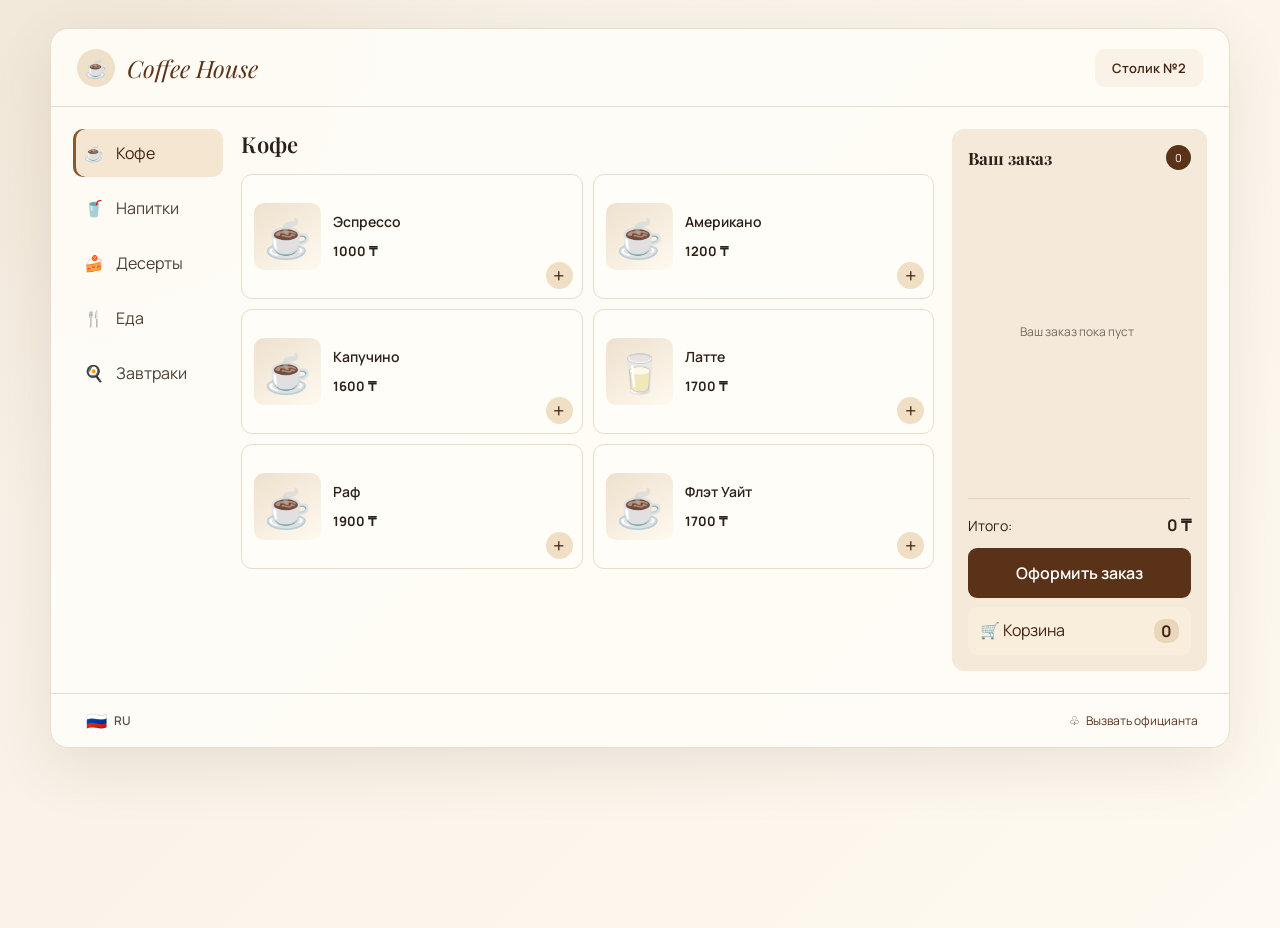
<file: index.html>
<!DOCTYPE html>
<html lang="ru">

<head>
  <meta charset="UTF-8">
  <meta name="viewport" content="width=device-width, initial-scale=1.0">

  <title>Coffee House — Заказ</title>

  <link rel="preconnect" href="https://fonts.googleapis.com">
  <link rel="preconnect" href="https://fonts.gstatic.com" crossorigin>

  <link
    href="https://fonts.googleapis.com/css2?family=Manrope:wght@400;500;600;700&family=Playfair+Display:ital,wght@0,600;1,600&display=swap"
    rel="stylesheet"
  >

  <link rel="stylesheet" href="style.css">
</head>

<body>

<main class="visitor-app">

  <!-- ======================================== -->
  <!-- ВЕРХНЯЯ ПАНЕЛЬ -->
  <!-- ======================================== -->

  <header class="topbar">

    <div class="brand">
      <div class="brand-mark">☕</div>
      <span>Coffee House</span>
    </div>

    <div class="table-badge" id="tableBadge">
      Столик №2
    </div>

  </header>


  <!-- ======================================== -->
  <!-- ОСНОВНАЯ ЧАСТЬ -->
  <!-- ======================================== -->

  <section class="content">

    <!-- ======================================== -->
    <!-- КАТЕГОРИИ -->
    <!-- ======================================== -->

    <aside class="categories" aria-label="Категории">

      <button class="category active" data-category="Кофе">
        <span>☕</span>
        <span class="category-text">Кофе</span>
      </button>

      <button class="category" data-category="Напитки">
        <span>🥤</span>
        <span class="category-text">Напитки</span>
      </button>

      <button class="category" data-category="Десерты">
        <span>🍰</span>
        <span class="category-text">Десерты</span>
      </button>

      <button class="category" data-category="Еда">
        <span>🍴</span>
        <span class="category-text">Еда</span>
      </button>

      <button class="category" data-category="Завтраки">
        <span>🍳</span>
        <span class="category-text">Завтраки</span>
      </button>

    </aside>


    <!-- ======================================== -->
    <!-- ТОВАРЫ -->
    <!-- ======================================== -->

    <section class="products">


      <!-- ======================================== -->
      <!-- КОФЕ -->
      <!-- ======================================== -->

      <div class="category-content active" data-category="Кофе">

        <h1>Кофе</h1>

        <div class="product-grid">

          <article class="product-card" data-name="Эспрессо" data-price="1000">
            <div class="product-image">☕</div>

            <div class="product-info">
              <h2>Эспрессо</h2>
              <strong>1000 ₸</strong>
            </div>

            <button class="add-btn" type="button">+</button>
          </article>


          <article class="product-card" data-name="Американо" data-price="1200">
            <div class="product-image">☕</div>

            <div class="product-info">
              <h2>Американо</h2>
              <strong>1200 ₸</strong>
            </div>

            <button class="add-btn" type="button">+</button>
          </article>


          <article class="product-card" data-name="Капучино" data-price="1600">
            <div class="product-image">☕</div>

            <div class="product-info">
              <h2>Капучино</h2>
              <strong>1600 ₸</strong>
            </div>

            <button class="add-btn" type="button">+</button>
          </article>


          <article class="product-card" data-name="Латте" data-price="1700">
            <div class="product-image">🥛</div>

            <div class="product-info">
              <h2>Латте</h2>
              <strong>1700 ₸</strong>
            </div>

            <button class="add-btn" type="button">+</button>
          </article>


          <article class="product-card" data-name="Раф" data-price="1900">
            <div class="product-image">☕</div>

            <div class="product-info">
              <h2>Раф</h2>
              <strong>1900 ₸</strong>
            </div>

            <button class="add-btn" type="button">+</button>
          </article>


          <article class="product-card" data-name="Флэт Уайт" data-price="1700">
            <div class="product-image">☕</div>

            <div class="product-info">
              <h2>Флэт Уайт</h2>
              <strong>1700 ₸</strong>
            </div>

            <button class="add-btn" type="button">+</button>
          </article>

        </div>

      </div>


      <!-- ======================================== -->
      <!-- НАПИТКИ -->
      <!-- ======================================== -->

      <div class="category-content" data-category="Напитки">

        <h1>Напитки</h1>

        <div class="product-grid">

          <article class="product-card" data-name="Кола" data-price="800">
            <div class="product-image">🥤</div>

            <div class="product-info">
              <h2>Кола</h2>
              <strong>800 ₸</strong>
            </div>

            <button class="add-btn" type="button">+</button>
          </article>


          <article class="product-card" data-name="Спрайт" data-price="800">
            <div class="product-image">🥤</div>

            <div class="product-info">
              <h2>Спрайт</h2>
              <strong>800 ₸</strong>
            </div>

            <button class="add-btn" type="button">+</button>
          </article>


          <article class="product-card" data-name="Фанта" data-price="800">
            <div class="product-image">🥤</div>

            <div class="product-info">
              <h2>Фанта</h2>
              <strong>800 ₸</strong>
            </div>

            <button class="add-btn" type="button">+</button>
          </article>


          <article class="product-card" data-name="Лимонад" data-price="1200">
            <div class="product-image">🍋</div>

            <div class="product-info">
              <h2>Лимонад</h2>
              <strong>1200 ₸</strong>
            </div>

            <button class="add-btn" type="button">+</button>
          </article>


          <article class="product-card" data-name="Апельсиновый сок" data-price="1300">
            <div class="product-image">🍊</div>

            <div class="product-info">
              <h2>Апельсиновый сок</h2>
              <strong>1300 ₸</strong>
            </div>

            <button class="add-btn" type="button">+</button>
          </article>


          <article class="product-card" data-name="Яблочный сок" data-price="1300">
            <div class="product-image">🍎</div>

            <div class="product-info">
              <h2>Яблочный сок</h2>
              <strong>1300 ₸</strong>
            </div>

            <button class="add-btn" type="button">+</button>
          </article>


          <article class="product-card" data-name="Минеральная вода" data-price="600">
            <div class="product-image">💧</div>

            <div class="product-info">
              <h2>Минеральная вода</h2>
              <strong>600 ₸</strong>
            </div>

            <button class="add-btn" type="button">+</button>
          </article>


          <article class="product-card" data-name="Холодный чай" data-price="1000">
            <div class="product-image">🧋</div>

            <div class="product-info">
              <h2>Холодный чай</h2>
              <strong>1000 ₸</strong>
            </div>

            <button class="add-btn" type="button">+</button>
          </article>

        </div>

      </div>


      <!-- ======================================== -->
      <!-- ДЕСЕРТЫ -->
      <!-- ======================================== -->

      <div class="category-content" data-category="Десерты">

        <h1>Десерты</h1>

        <div class="product-grid">

          <article class="product-card" data-name="Чизкейк" data-price="1800">
            <div class="product-image">🍰</div>

            <div class="product-info">
              <h2>Чизкейк</h2>
              <strong>1800 ₸</strong>
            </div>

            <button class="add-btn" type="button">+</button>
          </article>


          <article class="product-card" data-name="Тирамису" data-price="1900">
            <div class="product-image">🍰</div>

            <div class="product-info">
              <h2>Тирамису</h2>
              <strong>1900 ₸</strong>
            </div>

            <button class="add-btn" type="button">+</button>
          </article>


          <article class="product-card" data-name="Шоколадный торт" data-price="2000">
            <div class="product-image">🍫</div>

            <div class="product-info">
              <h2>Шоколадный торт</h2>
              <strong>2000 ₸</strong>
            </div>

            <button class="add-btn" type="button">+</button>
          </article>


          <article class="product-card" data-name="Морковный торт" data-price="1900">
            <div class="product-image">🍰</div>

            <div class="product-info">
              <h2>Морковный торт</h2>
              <strong>1900 ₸</strong>
            </div>

            <button class="add-btn" type="button">+</button>
          </article>


          <article class="product-card" data-name="Круассан" data-price="1200">
            <div class="product-image">🥐</div>

            <div class="product-info">
              <h2>Круассан</h2>
              <strong>1200 ₸</strong>
            </div>

            <button class="add-btn" type="button">+</button>
          </article>


          <article class="product-card" data-name="Маффин" data-price="1000">
            <div class="product-image">🧁</div>

            <div class="product-info">
              <h2>Маффин</h2>
              <strong>1000 ₸</strong>
            </div>

            <button class="add-btn" type="button">+</button>
          </article>

        </div>

      </div>


      <!-- ======================================== -->
      <!-- ЕДА -->
      <!-- ======================================== -->

      <div class="category-content" data-category="Еда">

        <h1>Еда</h1>

        <div class="product-grid">

          <article class="product-card" data-name="Клаб-сэндвич" data-price="2500">
            <div class="product-image">🥪</div>

            <div class="product-info">
              <h2>Клаб-сэндвич</h2>
              <strong>2500 ₸</strong>
            </div>

            <button class="add-btn" type="button">+</button>
          </article>


          <article class="product-card" data-name="Бургер" data-price="2800">
            <div class="product-image">🍔</div>

            <div class="product-info">
              <h2>Бургер</h2>
              <strong>2800 ₸</strong>
            </div>

            <button class="add-btn" type="button">+</button>
          </article>


          <article class="product-card" data-name="Картофель фри" data-price="1200">
            <div class="product-image">🍟</div>

            <div class="product-info">
              <h2>Картофель фри</h2>
              <strong>1200 ₸</strong>
            </div>

            <button class="add-btn" type="button">+</button>
          </article>


          <article class="product-card" data-name="Паста Карбонара" data-price="2700">
            <div class="product-image">🍝</div>

            <div class="product-info">
              <h2>Паста Карбонара</h2>
              <strong>2700 ₸</strong>
            </div>

            <button class="add-btn" type="button">+</button>
          </article>


          <article class="product-card" data-name="Салат Цезарь" data-price="2400">
            <div class="product-image">🥗</div>

            <div class="product-info">
              <h2>Салат Цезарь</h2>
              <strong>2400 ₸</strong>
            </div>

            <button class="add-btn" type="button">+</button>
          </article>


          <article class="product-card" data-name="Пицца Маргарита" data-price="3000">
            <div class="product-image">🍕</div>

            <div class="product-info">
              <h2>Пицца Маргарита</h2>
              <strong>3000 ₸</strong>
            </div>

            <button class="add-btn" type="button">+</button>
          </article>

        </div>

      </div>


      <!-- ======================================== -->
      <!-- ЗАВТРАКИ -->
      <!-- ======================================== -->

      <div class="category-content" data-category="Завтраки">

        <h1>Завтраки</h1>

        <div class="product-grid">

          <article class="product-card" data-name="Яичница" data-price="1800">
            <div class="product-image">🍳</div>

            <div class="product-info">
              <h2>Яичница</h2>
              <strong>1800 ₸</strong>
            </div>

            <button class="add-btn" type="button">+</button>
          </article>


          <article class="product-card" data-name="Омлет" data-price="1900">
            <div class="product-image">🍳</div>

            <div class="product-info">
              <h2>Омлет</h2>
              <strong>1900 ₸</strong>
            </div>

            <button class="add-btn" type="button">+</button>
          </article>


          <article class="product-card" data-name="Сырники" data-price="2000">
            <div class="product-image">🥞</div>

            <div class="product-info">
              <h2>Сырники</h2>
              <strong>2000 ₸</strong>
            </div>

            <button class="add-btn" type="button">+</button>
          </article>


          <article class="product-card" data-name="Каша овсяная" data-price="1400">
            <div class="product-image">🥣</div>

            <div class="product-info">
              <h2>Каша овсяная</h2>
              <strong>1400 ₸</strong>
            </div>

            <button class="add-btn" type="button">+</button>
          </article>


          <article class="product-card" data-name="Авокадо-тост" data-price="2200">
            <div class="product-image">🥑</div>

            <div class="product-info">
              <h2>Авокадо-тост</h2>
              <strong>2200 ₸</strong>
            </div>

            <button class="add-btn" type="button">+</button>
          </article>


          <article class="product-card" data-name="Блины" data-price="1600">
            <div class="product-image">🥞</div>

            <div class="product-info">
              <h2>Блины</h2>
              <strong>1600 ₸</strong>
            </div>

            <button class="add-btn" type="button">+</button>
          </article>

        </div>

      </div>

    </section>


    <!-- ======================================== -->
    <!-- ВАШ ЗАКАЗ -->
    <!-- ======================================== -->

    <aside class="order">

      <div class="order-head">

        <h2>Ваш заказ</h2>

        <span class="order-count" id="orderCount">
          0
        </span>

      </div>


      <div class="order-items" id="orderItems">

        <p class="empty-order">
          Ваш заказ пока пуст
        </p>

      </div>


      <div class="order-total">

        <span>
          Итого:
        </span>

        <strong id="orderTotal">
          0 ₸
        </strong>

      </div>


      <button class="checkout" type="button">
        Оформить заказ
      </button>


      <button class="cart-button" type="button">

        <span>🛒</span>

        <span class="cart-text">
          Корзина
        </span>

        <b id="cartCount">
          0
        </b>

      </button>

    </aside>

  </section>


  <!-- ======================================== -->
  <!-- ОКНО ПОДТВЕРЖДЕНИЯ ЗАКАЗА -->
  <!-- ======================================== -->

  <div
    class="order-success-overlay"
    id="orderSuccessOverlay"
  >

    <div class="order-success">

      <div class="success-icon">
        ✓
      </div>

      <h2 id="successTitle">
        Спасибо за ваш заказ!
      </h2>

      <p id="successMessage">
        Ваш заказ успешно отправлен.
      </p>

      <div class="success-table">

        <span id="successTableLabel">
          Столик
        </span>

        <strong id="successTable">
          №2
        </strong>

      </div>


      <div class="success-status">

        <span class="status-dot"></span>

        <div>

          <small id="successStatusLabel">
            Статус заказа
          </small>

          <strong id="successStatus">
            Ожидает подтверждения
          </strong>

        </div>

      </div>


      <button
        class="success-close"
        id="successClose"
        type="button"
      >
        Хорошо
      </button>

    </div>

  </div>


  <!-- ======================================== -->
  <!-- НИЖНЯЯ ПАНЕЛЬ -->
  <!-- ======================================== -->

  <footer class="bottom-bar">

    <button
      class="language"
      id="languageButton"
      type="button"
      aria-label="Change language"
    >

      <span id="languageFlag">🇷🇺</span>

      <span id="languageCode">
        RU
      </span>

    </button>


    <button class="waiter" type="button">

      ♧ &nbsp;

      <span id="waiterText">
        Вызвать официанта
      </span>

    </button>

  </footer>

</main>


<!-- ======================================== -->
<!-- JAVASCRIPT -->
<!-- ======================================== -->

<script>


// ========================================
// ЭЛЕМЕНТЫ
// ========================================

const orderItems =
  document.getElementById('orderItems');

const orderTotal =
  document.getElementById('orderTotal');

const orderCount =
  document.getElementById('orderCount');

const cartCount =
  document.getElementById('cartCount');

const languageButton =
  document.getElementById('languageButton');

const languageFlag =
  document.getElementById('languageFlag');

const languageCode =
  document.getElementById('languageCode');

const checkoutButton =
  document.querySelector('.checkout');


// ========================================
// ЭЛЕМЕНТЫ ОКНА ЗАКАЗА
// ========================================

const orderSuccessOverlay =
  document.getElementById('orderSuccessOverlay');

const successClose =
  document.getElementById('successClose');

const successTable =
  document.getElementById('successTable');

const successStatus =
  document.getElementById('successStatus');

const successTitle =
  document.getElementById('successTitle');

const successMessage =
  document.getElementById('successMessage');

const successTableLabel =
  document.getElementById('successTableLabel');

const successStatusLabel =
  document.getElementById('successStatusLabel');


const categoryButtons =
  document.querySelectorAll('.category');

const categoryContents =
  document.querySelectorAll('.category-content');


// ========================================
// ТЕКУЩИЙ ЯЗЫК
// ========================================

let currentLanguage = 'ru';


// ========================================
// ПЕРЕВОДЫ
// ========================================

const translations = {

  ru: {

    table: 'Столик №2',

    categories: {
      'Кофе': 'Кофе',
      'Напитки': 'Напитки',
      'Десерты': 'Десерты',
      'Еда': 'Еда',
      'Завтраки': 'Завтраки'
    },

    order: 'Ваш заказ',

    empty: 'Ваш заказ пока пуст',

    total: 'Итого:',

    checkout: 'Оформить заказ',

    cart: 'Корзина',

    waiter: 'Вызвать официанта',

    successTitle: 'Спасибо за ваш заказ!',

    successMessage: 'Ваш заказ успешно отправлен.',

    tableLabel: 'Столик',

    statusLabel: 'Статус заказа',

    status: 'Ожидает подтверждения',

    close: 'Хорошо',

    emptyCheckout:
      'Сначала добавьте товары в заказ.'

  },


  en: {

    table: 'Table №2',

    categories: {
      'Кофе': 'Coffee',
      'Напитки': 'Drinks',
      'Десерты': 'Desserts',
      'Еда': 'Food',
      'Завтраки': 'Breakfast'
    },

    order: 'Your order',

    empty: 'Your order is empty',

    total: 'Total:',

    checkout: 'Place order',

    cart: 'Cart',

    waiter: 'Call waiter',

    successTitle: 'Thank you for your order!',

    successMessage: 'Your order has been sent successfully.',

    tableLabel: 'Table',

    statusLabel: 'Order status',

    status: 'Waiting for confirmation',

    close: 'OK',

    emptyCheckout:
      'Please add items to your order first.'

  }

};


// ========================================
// ПЕРЕВОД ТОВАРОВ
// ========================================

const productTranslations = {

  'Эспрессо': 'Espresso',
  'Американо': 'Americano',
  'Капучино': 'Cappuccino',
  'Латте': 'Latte',
  'Раф': 'Raf',
  'Флэт Уайт': 'Flat White',

  'Кола': 'Cola',
  'Спрайт': 'Sprite',
  'Фанта': 'Fanta',
  'Лимонад': 'Lemonade',
  'Апельсиновый сок': 'Orange Juice',
  'Яблочный сок': 'Apple Juice',
  'Минеральная вода': 'Mineral Water',
  'Холодный чай': 'Iced Tea',

  'Чизкейк': 'Cheesecake',
  'Тирамису': 'Tiramisu',
  'Шоколадный торт': 'Chocolate Cake',
  'Морковный торт': 'Carrot Cake',
  'Круассан': 'Croissant',
  'Маффин': 'Muffin',

  'Клаб-сэндвич': 'Club Sandwich',
  'Бургер': 'Burger',
  'Картофель фри': 'French Fries',
  'Паста Карбонара': 'Carbonara Pasta',
  'Салат Цезарь': 'Caesar Salad',
  'Пицца Маргарита': 'Margherita Pizza',

  'Яичница': 'Fried Eggs',
  'Омлет': 'Omelette',
  'Сырники': 'Syrniki',
  'Каша овсяная': 'Oatmeal',
  'Авокадо-тост': 'Avocado Toast',
  'Блины': 'Pancakes'

};


// ========================================
// ПЕРЕКЛЮЧЕНИЕ КАТЕГОРИЙ
// ========================================

categoryButtons.forEach(button => {

  button.addEventListener('click', () => {

    categoryButtons.forEach(btn => {
      btn.classList.remove('active');
    });

    button.classList.add('active');


    const categoryName =
      button.dataset.category;


    categoryContents.forEach(content => {

      if (
        content.dataset.category === categoryName
      ) {

        content.classList.add('active');

      } else {

        content.classList.remove('active');

      }

    });

  });

});


// ========================================
// ДОБАВЛЕНИЕ ТОВАРОВ
// ========================================

document.querySelectorAll('.add-btn').forEach(button => {

  button.addEventListener('click', () => {


    // ========================================
    // АНИМАЦИЯ КНОПКИ
    // ========================================

    button.classList.add('added');

    button.textContent = '✓';


    setTimeout(() => {

      button.classList.remove('added');

      button.textContent = '+';

    }, 700);


    // ========================================
    // КАРТОЧКА ТОВАРА
    // ========================================

    const productCard =
      button.closest('.product-card');


    const name =
      productCard.dataset.name;

    const price =
      Number(productCard.dataset.price);


    // ========================================
    // ИЩЕМ ТОВАР В ЗАКАЗЕ
    // ========================================

    const existingItem =
      [...orderItems.querySelectorAll('.order-item')]
        .find(item =>
          item.dataset.name === name
        );


    // ========================================
    // ТОВАР УЖЕ ЕСТЬ
    // ========================================

    if (existingItem) {

      let quantity =
        Number(existingItem.dataset.quantity);

      quantity++;


      existingItem.dataset.quantity =
        quantity;


      updateOrderItem(existingItem);

    }


    // ========================================
    // НОВЫЙ ТОВАР
    // ========================================

    else {

      const emptyOrder =
        orderItems.querySelector('.empty-order');


      if (emptyOrder) {
        emptyOrder.remove();
      }


      const orderItem =
        document.createElement('div');


      orderItem.className =
        'order-item';


      orderItem.dataset.name =
        name;

      orderItem.dataset.price =
        price;

      orderItem.dataset.quantity =
        1;


      const translatedName =
        getProductName(name);


      orderItem.innerHTML = `

        <div class="order-item-info">

          <strong>
            ${translatedName}
          </strong>

          <span class="item-description">
            1 × ${price} ₸
          </span>

        </div>


        <div class="order-item-controls">

          <button
            class="quantity-btn minus"
            type="button"
          >
            −
          </button>


          <span class="quantity">
            1
          </span>


          <button
            class="quantity-btn plus"
            type="button"
          >
            +
          </button>


          <strong class="item-total">
            ${price} ₸
          </strong>


          <button
            class="remove-item"
            type="button"
          >
            🗑
          </button>

        </div>

      `;


      orderItems.appendChild(orderItem);


      // ========================================
      // КНОПКА +
      // ========================================

      orderItem
        .querySelector('.plus')
        .addEventListener('click', () => {

          let quantity =
            Number(orderItem.dataset.quantity);


          quantity++;


          orderItem.dataset.quantity =
            quantity;


          updateOrderItem(orderItem);

        });


      // ========================================
      // КНОПКА -
      // ========================================

      orderItem
        .querySelector('.minus')
        .addEventListener('click', () => {

          let quantity =
            Number(orderItem.dataset.quantity);


          quantity--;


          if (quantity <= 0) {

            orderItem.remove();

            checkEmptyOrder();

          } else {

            orderItem.dataset.quantity =
              quantity;

            updateOrderItem(orderItem);

          }

        });


      // ========================================
      // УДАЛЕНИЕ
      // ========================================

      orderItem
        .querySelector('.remove-item')
        .addEventListener('click', () => {

          orderItem.remove();

          checkEmptyOrder();

        });

    }


    updateTotal();

  });

});


// ========================================
// ПОЛУЧИТЬ НАЗВАНИЕ ТОВАРА
// ========================================

function getProductName(russianName) {

  if (currentLanguage === 'ru') {

    return russianName;

  }


  return productTranslations[russianName]
    || russianName;

}


// ========================================
// ОБНОВЛЕНИЕ ТОВАРА
// ========================================

function updateOrderItem(item) {

  const price =
    Number(item.dataset.price);

  const quantity =
    Number(item.dataset.quantity);


  const russianName =
    item.dataset.name;


  const title =
    item.querySelector(
      '.order-item-info strong'
    );


  title.textContent =
    getProductName(russianName);


  item.querySelector('.quantity').textContent =
    quantity;


  item.querySelector('.item-description').textContent =
    `${quantity} × ${price} ₸`;


  item.querySelector('.item-total').textContent =
    `${quantity * price} ₸`;


  updateTotal();

}


// ========================================
// ОБНОВЛЕНИЕ ИТОГА
// ========================================

function updateTotal() {

  let total = 0;

  let count = 0;


  document
    .querySelectorAll('.order-item')
    .forEach(item => {

      const price =
        Number(item.dataset.price);

      const quantity =
        Number(item.dataset.quantity);


      total += price * quantity;

      count += quantity;

    });


  orderTotal.textContent =
    `${total} ₸`;


  orderCount.textContent =
    count;


  cartCount.textContent =
    count;

}


// ========================================
// ПРОВЕРКА ПУСТОГО ЗАКАЗА
// ========================================

function checkEmptyOrder() {

  const items =
    orderItems.querySelectorAll('.order-item');


  if (items.length === 0) {

    orderItems.innerHTML = `

      <p class="empty-order">
        ${translations[currentLanguage].empty}
      </p>

    `;

  }


  updateTotal();

}


// ========================================
// ПЕРЕКЛЮЧЕНИЕ ЯЗЫКА
// ========================================

languageButton.addEventListener('click', () => {

  if (currentLanguage === 'ru') {

    currentLanguage = 'en';

  } else {

    currentLanguage = 'ru';

  }


  updateLanguage();

});


// ========================================
// ОБНОВЛЕНИЕ ЯЗЫКА
// ========================================

function updateLanguage() {

  const lang =
    translations[currentLanguage];


  // ========================================
  // ЯЗЫК
  // ========================================

  if (currentLanguage === 'ru') {

    languageFlag.textContent = '🇷🇺';

    languageCode.textContent = 'RU';

  } else {

    languageFlag.textContent = '🇬🇧';

    languageCode.textContent = 'EN';

  }


  // ========================================
  // СТОЛИК
  // ========================================

  document
    .getElementById('tableBadge')
    .textContent = lang.table;


  // ========================================
  // КАТЕГОРИИ
  // ========================================

  document
    .querySelectorAll('.category')
    .forEach(button => {

      const category =
        button.dataset.category;


      const text =
        button.querySelector('.category-text');


      text.textContent =
        lang.categories[category];

    });


  // ========================================
  // ЗАГОЛОВКИ КАТЕГОРИЙ
  // ========================================

  document
    .querySelectorAll('.category-content')
    .forEach(content => {

      const category =
        content.dataset.category;


      const title =
        content.querySelector('h1');


      if (title) {

        title.textContent =
          lang.categories[category];

      }

    });


  // ========================================
  // ВАШ ЗАКАЗ
  // ========================================

  document
    .querySelector('.order-head h2')
    .textContent =
    lang.order;


  // ========================================
  // ИТОГО
  // ========================================

  document
    .querySelector('.order-total span')
    .textContent =
    lang.total;


  // ========================================
  // ОФОРМИТЬ ЗАКАЗ
  // ========================================

  checkoutButton.textContent =
    lang.checkout;


  // ========================================
  // КОРЗИНА
  // ========================================

  document
    .querySelector('.cart-text')
    .textContent =
    lang.cart;


  // ========================================
  // ВЫЗВАТЬ ОФИЦИАНТА
  // ========================================

  document
    .getElementById('waiterText')
    .textContent =
    lang.waiter;


  // ========================================
  // ТОВАРЫ
  // ========================================

  document
    .querySelectorAll('.product-card')
    .forEach(card => {

      const russianName =
        card.dataset.name;


      const title =
        card.querySelector(
          '.product-info h2'
        );


      if (!title) return;


      title.textContent =
        getProductName(russianName);

    });


  // ========================================
  // ТОВАРЫ В ЗАКАЗЕ
  // ========================================

  document
    .querySelectorAll('.order-item')
    .forEach(item => {

      const russianName =
        item.dataset.name;


      const title =
        item.querySelector(
          '.order-item-info strong'
        );


      if (!title) return;


      title.textContent =
        getProductName(russianName);

    });


  // ========================================
  // ПУСТОЙ ЗАКАЗ
  // ========================================

  const emptyOrder =
    document.querySelector('.empty-order');


  if (emptyOrder) {

    emptyOrder.textContent =
      lang.empty;

  }


  // ========================================
  // ОКНО УСПЕШНОГО ЗАКАЗА
  // ========================================

  successTitle.textContent =
    lang.successTitle;

  successMessage.textContent =
    lang.successMessage;

  successTableLabel.textContent =
    lang.tableLabel;

  successStatusLabel.textContent =
    lang.statusLabel;

  successStatus.textContent =
    lang.status;

  successClose.textContent =
    lang.close;

}


// ========================================
// ОФОРМЛЕНИЕ ЗАКАЗА
// ========================================

checkoutButton.addEventListener('click', () => {

  const items =
    orderItems.querySelectorAll('.order-item');


  // ========================================
  // ЕСЛИ ЗАКАЗ ПУСТОЙ
  // ========================================

  if (items.length === 0) {

    alert(
      translations[currentLanguage].emptyCheckout
    );

    return;

  }


  // ========================================
  // НОМЕР СТОЛИКА
  // ========================================

  successTable.textContent =
    '№2';


  // ========================================
  // СТАТУС
  // ========================================

  successStatus.textContent =
    translations[currentLanguage].status;


  // ========================================
  // ПОКАЗЫВАЕМ ОКНО
  // ========================================

  orderSuccessOverlay.classList.add('active');

});


// ========================================
// ЗАКРЫТИЕ ОКНА
// ========================================

successClose.addEventListener('click', () => {

  orderSuccessOverlay.classList.remove('active');

});


// ========================================
// ЗАПУСК
// ========================================

updateLanguage();

</script>

</body>
</html>
</file>
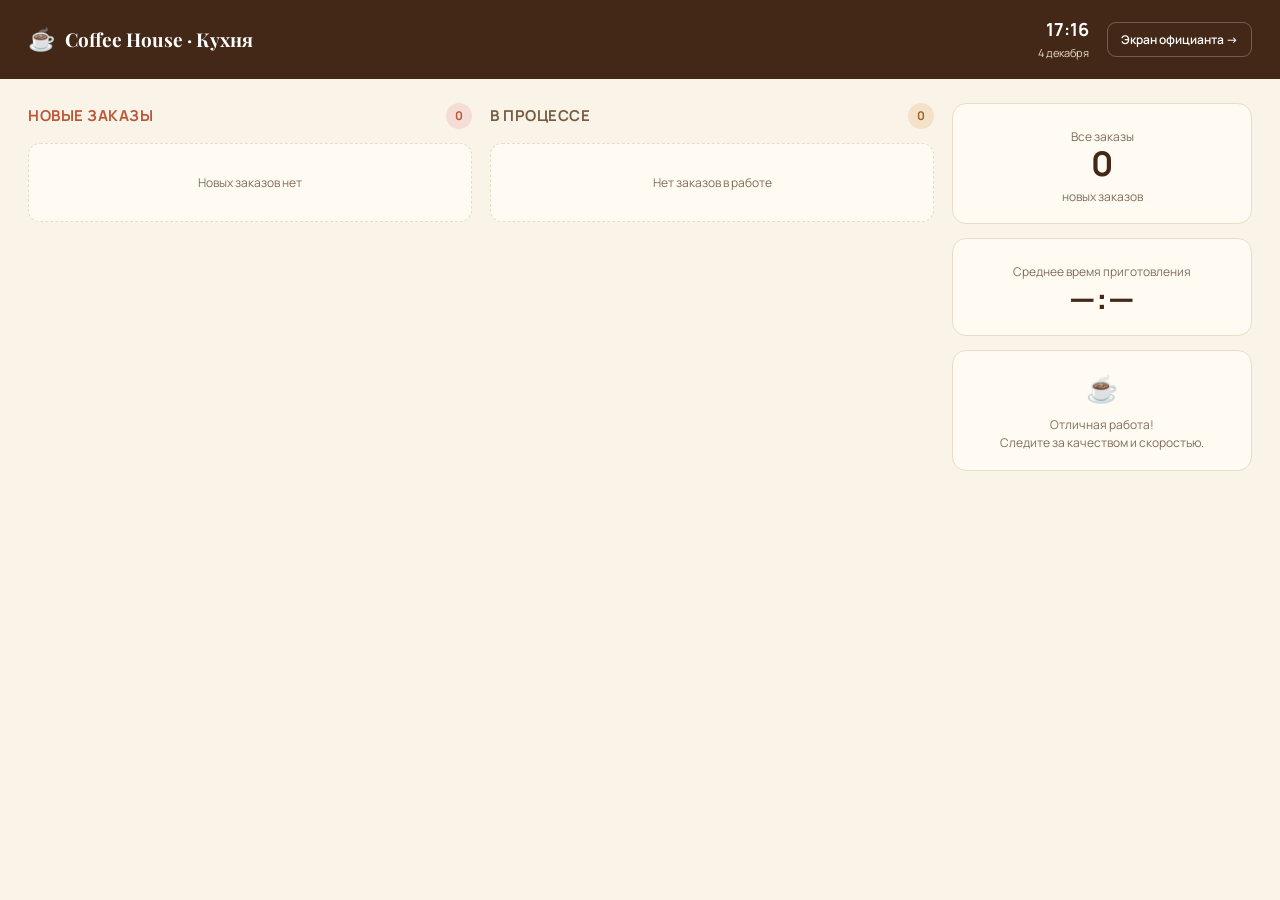
<file: Coffee-House-Kitchen.html>
<!DOCTYPE html>
<html lang="ru">
<head>
<meta charset="UTF-8">
<meta name="viewport" content="width=device-width, initial-scale=1.0">
<title>Coffee House — Интерфейс кухни</title>

<link rel="preconnect" href="https://fonts.googleapis.com">
<link rel="preconnect" href="https://fonts.gstatic.com" crossorigin>
<link href="https://fonts.googleapis.com/css2?family=Manrope:wght@400;500;600;700;800&family=Playfair+Display:ital,wght@0,600;1,600&display=swap" rel="stylesheet">

<style>
:root{
  --brown:#432817;--brown-2:#765c45;--muted:#806e5b;--line:#eadcc9;--line-2:#eee3d4;
  --card:#fffaf2;--bg:#faf3e8;--green:#4d8d3c;--green-bg:#e1efd9;
  --orange:#9b632d;--orange-bg:#f4e2c8;--red:#bd5638;--red-bg:#f5ddd5;
}
*{box-sizing:border-box}
body{margin:0;font-family:"Manrope",sans-serif;background:var(--bg);color:var(--brown)}
h1,h2,h3{font-family:"Manrope",sans-serif}
.logo-font{font-family:"Playfair Display",serif}

.kitchen-shell{min-height:100vh;display:flex;flex-direction:column}

.kitchen-header{display:flex;align-items:center;justify-content:space-between;gap:16px;padding:18px 28px;background:var(--brown);color:#fff;flex-wrap:wrap}
.kitchen-brand{display:flex;align-items:center;gap:10px;font-size:19px;font-weight:700}
.kitchen-brand span.cup{font-size:22px}
.kitchen-header-right{display:flex;align-items:center;gap:18px;flex-wrap:wrap}
.kitchen-clock{text-align:right;line-height:1.25}
.kitchen-clock b{display:block;font-size:18px}
.kitchen-clock small{color:#e7d9c5;font-size:11px}
.kitchen-link{color:#fff;text-decoration:none;border:1px solid #ffffff40;border-radius:9px;padding:8px 13px;font-size:12px;font-weight:600;white-space:nowrap}
.kitchen-link:hover{background:#ffffff1a}

.kitchen-main{flex:1;display:grid;grid-template-columns:1fr 1fr 300px;gap:18px;padding:24px 28px 40px;align-items:start}

.kitchen-col-head{display:flex;align-items:center;justify-content:space-between;margin-bottom:14px}
.kitchen-col-head h2{margin:0;font-size:15px;letter-spacing:.5px;text-transform:uppercase}
.kitchen-col-head.new h2{color:var(--red)}
.kitchen-col-head.progress h2{color:var(--brown-2)}
.kitchen-col-count{min-width:26px;height:26px;padding:0 6px;border-radius:13px;display:inline-flex;align-items:center;justify-content:center;font-size:12px;font-weight:700}
.kitchen-col-head.new .kitchen-col-count{background:var(--red-bg);color:var(--red)}
.kitchen-col-head.progress .kitchen-col-count{background:var(--orange-bg);color:var(--orange)}

.kitchen-cards{display:flex;flex-direction:column;gap:12px}
.kitchen-card{background:var(--card);border:1px solid var(--line);border-radius:14px;padding:16px;box-shadow:0 2px 8px #43281708}
.kitchen-card.new{border-left:4px solid var(--red)}
.kitchen-card.progress{border-left:4px solid var(--orange)}
.kitchen-card.urgent{box-shadow:0 0 0 2px var(--red-bg)}
.kitchen-card-top{display:flex;align-items:center;justify-content:space-between;gap:8px}
.kitchen-card-top b{font-size:15px}
.kitchen-time-badge{font-size:11px;font-weight:700;padding:5px 9px;border-radius:12px;background:var(--line-2);color:var(--brown-2)}
.kitchen-time-badge.timer{font-variant-numeric:tabular-nums}
.kitchen-time-badge.hot{background:var(--red-bg);color:var(--red)}
.kitchen-items{list-style:none;margin:10px 0 0;padding:0}
.kitchen-items li{padding:3px 0;font-size:13px}
.kitchen-items li b{font-weight:700}
.kitchen-comment{margin-top:9px;font-size:11px;color:var(--muted);background:#fff;border:1px dashed var(--line);border-radius:8px;padding:8px 10px}
.kitchen-card-actions{margin-top:13px}
.kitchen-btn{width:100%;border:0;border-radius:9px;padding:10px;font-weight:700;font-size:13px;cursor:pointer}
.kitchen-btn.start{background:var(--red);color:#fff}
.kitchen-btn.start:hover{opacity:.9}
.kitchen-btn.done{background:var(--green);color:#fff}
.kitchen-btn.done:hover{opacity:.9}
.kitchen-empty{padding:30px 14px;text-align:center;color:var(--muted);font-size:12px;background:var(--card);border:1px dashed var(--line);border-radius:12px}

.kitchen-side{display:flex;flex-direction:column;gap:14px;position:sticky;top:24px}
.kitchen-stat-card{background:var(--card);border:1px solid var(--line);border-radius:14px;padding:18px;text-align:center}
.kitchen-stat-card strong{display:block;font-size:34px;line-height:1.1}
.kitchen-stat-card span{display:block;margin-top:6px;color:var(--muted);font-size:12px}
.kitchen-tip{background:var(--card);border:1px solid var(--line);border-radius:14px;padding:18px;text-align:center;color:var(--muted);font-size:12px;line-height:1.5}
.kitchen-tip .cup-ico{font-size:26px;display:block;margin-bottom:8px}

.toast{position:fixed;left:50%;bottom:26px;transform:translate(-50%,20px);background:var(--brown);color:#fff;padding:11px 18px;border-radius:10px;font-size:13px;opacity:0;pointer-events:none;transition:.25s}
.toast.show{opacity:1;transform:translate(-50%,0)}

@media(max-width:1050px){.kitchen-main{grid-template-columns:1fr 1fr}.kitchen-side{grid-column:1/-1;flex-direction:row;position:static}.kitchen-side>*{flex:1}}
@media(max-width:680px){.kitchen-main{grid-template-columns:1fr;padding:18px}.kitchen-side{flex-direction:column}.kitchen-header{padding:14px 18px}}
</style>
</head>
<body>

<div class="kitchen-shell">

  <header class="kitchen-header">
    <div class="kitchen-brand"><span class="cup">☕</span><span class="logo-font">Coffee House · Кухня</span></div>
    <div class="kitchen-header-right">
      <div class="kitchen-clock"><b id="kitchenTime">--:--</b><small id="kitchenDate">—</small></div>
      <a class="kitchen-link" href="Coffee-House-Waiter-Final.html">Экран официанта →</a>
    </div>
  </header>

  <main class="kitchen-main">

    <section>
      <div class="kitchen-col-head new">
        <h2>Новые заказы</h2>
        <span class="kitchen-col-count" id="countNew">0</span>
      </div>
      <div class="kitchen-cards" id="colNew"></div>
    </section>

    <section>
      <div class="kitchen-col-head progress">
        <h2>В процессе</h2>
        <span class="kitchen-col-count" id="countProgress">0</span>
      </div>
      <div class="kitchen-cards" id="colProgress"></div>
    </section>

    <aside class="kitchen-side">
      <div class="kitchen-stat-card">
        <span>Все заказы</span>
        <strong id="statTotal">0</strong>
        <span id="statTotalLabel">новых заказов</span>
      </div>
      <div class="kitchen-stat-card">
        <span>Среднее время приготовления</span>
        <strong id="statAvg">—:—</strong>
      </div>
      <div class="kitchen-tip">
        <span class="cup-ico">☕</span>
        Отличная работа!<br>Следите за качеством и скоростью.
      </div>
    </aside>

  </main>

</div>

<div class="toast" id="toast"></div>

<script>
// ========================================
// COFFEE HOUSE — КУХНЯ
// Общее хранилище с интерфейсом официанта:
// тот же ключ localStorage, тот же формат заказа.
// ========================================
const STORAGE_KEY = "coffeeHouseWaiterState_clean";

function loadState(){
  try{
    const raw = localStorage.getItem(STORAGE_KEY);
    if(!raw) return {orders:[],historyOrders:[],nextOrderId:1051};
    const s = JSON.parse(raw);
    return {orders:Array.isArray(s.orders)?s.orders:[],historyOrders:Array.isArray(s.historyOrders)?s.historyOrders:[],nextOrderId:s.nextOrderId||1051};
  }catch(e){ return {orders:[],historyOrders:[],nextOrderId:1051}; }
}
function saveState(state){
  try{ localStorage.setItem(STORAGE_KEY, JSON.stringify(state)); }catch(e){}
}

function toast(t){
  const x=document.getElementById("toast"); if(!x) return;
  x.textContent=t; x.classList.add("show");
  clearTimeout(window.__t); window.__t=setTimeout(()=>x.classList.remove("show"),2200);
}

function formatDuration(ms){
  const sec=Math.max(0,Math.floor(ms/1000)), m=Math.floor(sec/60), s=sec%60;
  return `${String(m).padStart(2,"0")}:${String(s).padStart(2,"0")}`;
}

function startCooking(id){
  const state=loadState();
  const o=state.orders.find(x=>x.id===id); if(!o) return;
  o.status="progress"; o.startedAt=Date.now();
  saveState(state); toast(`Стол ${o.table}: заказ #${o.id} взят в работу`);
  render();
}
function finishCooking(id){
  const state=loadState();
  const o=state.orders.find(x=>x.id===id); if(!o) return;
  o.status="ready"; o.readyAt=Date.now();
  saveState(state); toast(`Стол ${o.table}: заказ #${o.id} готов`);
  render();
}

function orderCard(o,kind){
  const card=document.createElement("div");
  card.className="kitchen-card "+kind;
  const itemsHtml=o.items.map(i=>`<li><b>${i[1]} ×</b> ${i[0]}</li>`).join("");
  let badgeHtml, actionHtml;
  if(kind==="new"){
    const waitMs=Date.now()-(o.createdAt||Date.now());
    const urgent=waitMs>=10*60*1000;
    if(urgent) card.classList.add("urgent");
    badgeHtml=`<span class="kitchen-time-badge">${o.time||""}</span>`;
    actionHtml=`<button class="kitchen-btn start" data-start="${o.id}">Начать</button>`;
  } else {
    const elapsedMs=Date.now()-(o.startedAt||o.createdAt||Date.now());
    const hot=elapsedMs>=10*60*1000;
    badgeHtml=`<span class="kitchen-time-badge timer ${hot?"hot":""}" data-timer="${o.id}">${formatDuration(elapsedMs)}</span>`;
    actionHtml=`<button class="kitchen-btn done" data-done="${o.id}">Готово</button>`;
  }
  card.innerHTML=`
    <div class="kitchen-card-top"><b>Стол ${o.table}</b>${badgeHtml}</div>
    <ul class="kitchen-items">${itemsHtml}</ul>
    ${o.comment?`<div class="kitchen-comment">💬 ${o.comment}</div>`:""}
    <div class="kitchen-card-actions">${actionHtml}</div>
  `;
  return card;
}

function render(){
  const state=loadState();
  const newOrders=state.orders.filter(o=>o.status==="new").sort((a,b)=>(a.createdAt||0)-(b.createdAt||0));
  const progressOrders=state.orders.filter(o=>o.status==="progress").sort((a,b)=>(a.startedAt||0)-(b.startedAt||0));

  const colNew=document.getElementById("colNew"), colProgress=document.getElementById("colProgress");
  colNew.innerHTML=""; colProgress.innerHTML="";

  if(!newOrders.length) colNew.innerHTML=`<div class="kitchen-empty">Новых заказов нет</div>`;
  else newOrders.forEach(o=>colNew.appendChild(orderCard(o,"new")));

  if(!progressOrders.length) colProgress.innerHTML=`<div class="kitchen-empty">Нет заказов в работе</div>`;
  else progressOrders.forEach(o=>colProgress.appendChild(orderCard(o,"progress")));

  document.getElementById("countNew").textContent=newOrders.length;
  document.getElementById("countProgress").textContent=progressOrders.length;

  const total=newOrders.length+progressOrders.length;
  document.getElementById("statTotal").textContent=total;
  document.getElementById("statTotalLabel").textContent = total===1?"новый заказ":"новых заказов";

  const readyWithTimes=state.orders.filter(o=>o.startedAt&&o.readyAt);
  if(readyWithTimes.length){
    const avgMs=readyWithTimes.reduce((s,o)=>s+(o.readyAt-o.startedAt),0)/readyWithTimes.length;
    document.getElementById("statAvg").textContent=formatDuration(avgMs);
  } else {
    document.getElementById("statAvg").textContent="—:—";
  }

  colNew.querySelectorAll("[data-start]").forEach(b=>b.onclick=()=>startCooking(Number(b.dataset.start)));
  colProgress.querySelectorAll("[data-done]").forEach(b=>b.onclick=()=>finishCooking(Number(b.dataset.done)));
}

function tickTimers(){
  document.querySelectorAll("[data-timer]").forEach(el=>{
    const state=loadState();
    const o=state.orders.find(x=>x.id===Number(el.dataset.timer));
    if(!o||!o.startedAt) return;
    const ms=Date.now()-o.startedAt;
    el.textContent=formatDuration(ms);
    el.classList.toggle("hot", ms>=10*60*1000);
  });
}

function updateClock(){
  const now=new Date();
  document.getElementById("kitchenTime").textContent=now.toLocaleTimeString("ru-RU",{hour:"2-digit",minute:"2-digit"});
  document.getElementById("kitchenDate").textContent=now.toLocaleDateString("ru-RU",{day:"numeric",month:"long"});
}

window.addEventListener("storage", e=>{ if(e.key===STORAGE_KEY) render(); });

document.addEventListener("DOMContentLoaded", ()=>{
  updateClock(); render();
  setInterval(updateClock,1000);
  setInterval(tickTimers,1000);
  setInterval(render,4000); // подстраховка на случай пропуска storage-события
});
</script>

</body>
</html>
</file>
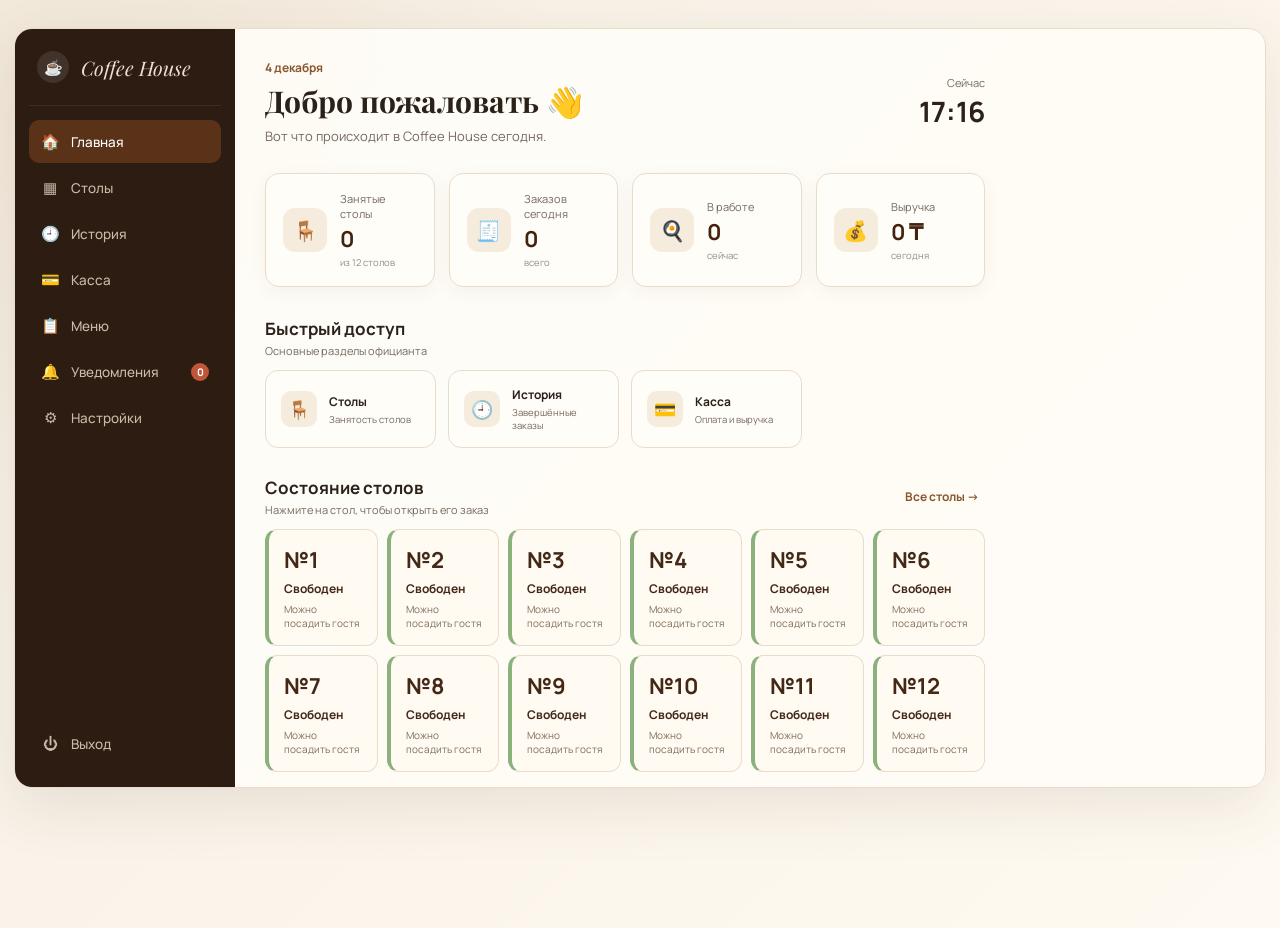
<file: Coffee-House-Waiter-Final (1).html>
<!DOCTYPE html>
<html lang="ru">

<head>
  <meta charset="UTF-8">
  <meta name="viewport" content="width=device-width, initial-scale=1.0">

  <title>Coffee House — Интерфейс официанта</title>

  <link rel="preconnect" href="https://fonts.googleapis.com">
  <link rel="preconnect" href="https://fonts.gstatic.com" crossorigin>

  <link
    href="https://fonts.googleapis.com/css2?family=Manrope:wght@400;500;600;700&family=Playfair+Display:ital,wght@0,600;1,600&display=swap"
    rel="stylesheet"
  >

  <link rel="stylesheet" href="waiter-style.css">

<style id="integrated-history-style">
.history-active{display:block!important;overflow:auto!important}
.history-active .board-header,.history-active #tabs,.history-active .board{display:none!important}
.history-page{padding:4px 0 30px}
.history-head{display:flex;justify-content:space-between;align-items:flex-start;gap:15px}
.history-head h1{margin:0;font-size:28px}
.history-head p{margin:5px 0 0;color:#806e5b;font-size:12px}
.history-actions{display:flex;gap:7px}
.history-actions button{border:1px solid #eadcc9;background:#fffaf2;border-radius:8px;padding:9px 13px;color:#432817;cursor:pointer}
.history-actions button:last-child{background:#432817;color:#fff}.history-actions button:first-child{background:#432817;color:#fff}
.history-filters{display:flex;gap:8px;margin-top:20px;flex-wrap:wrap}
.history-filters input,.history-filters select{border:1px solid #eadcc9;border-radius:8px;padding:9px 11px;background:#fff;color:#432817}
.history-filters input{flex:1;min-width:230px}
.history-tabs{display:flex;gap:5px;margin-top:17px;border-bottom:1px solid #eadcc9;padding-bottom:8px}
.history-tab{border:0;background:transparent;color:#806e5b;padding:8px 12px;border-radius:7px;cursor:pointer}
.history-tab.active{background:#ead4ad;color:#432817;font-weight:700}
.history-stats{display:grid;grid-template-columns:repeat(4,1fr);gap:9px;margin:15px 0}
.history-stats>div{border:1px solid #eadcc9;border-radius:10px;padding:12px;background:#fffaf2}
.history-stats span{display:block;color:#806e5b;font-size:9px;text-transform:uppercase}
.history-stats strong{display:block;font-size:19px;margin-top:5px}
.history-table-wrap{border:1px solid #eadcc9;border-radius:12px;overflow:auto;background:#fffaf2}
.history-table{width:100%;border-collapse:collapse;min-width:780px}
.history-table th,.history-table td{text-align:left;padding:12px;border-bottom:1px solid #eee3d4;font-size:12px}
.history-table th{font-size:10px;color:#806e5b;text-transform:uppercase;background:#fcf5ea}
.history-table tbody tr{cursor:pointer}
.history-table tbody tr:hover{background:#fff5e7}
.history-muted{color:#806e5b}
.history-badge{display:inline-block;padding:5px 8px;border-radius:15px;font-size:10px;font-weight:700}
.history-done{background:#e1efd9;color:#4d8d3c}
.history-refund{background:#eee3d4;color:#765c45}
.history-cancel{background:#f5ddd5;color:#bd5638}
.history-empty{display:none;text-align:center;padding:45px;color:#806e5b;font-size:12px}
.history-drawer{position:fixed;inset:0;background:#0003;display:flex;justify-content:flex-end;z-index:1000}
.history-drawer-panel{width:min(460px,100%);height:100%;overflow:auto;background:#fffaf2;padding:25px;box-shadow:-15px 0 35px #0002}
.history-close{float:right;border:0;width:32px;height:32px;border-radius:50%;cursor:pointer}
.history-drawer-panel h2{clear:both;padding-top:12px}
.history-detail-row{display:flex;justify-content:space-between;padding:10px 0;border-bottom:1px solid #eadcc9;font-size:13px}
.history-detail-item{display:flex;justify-content:space-between;padding:10px 0;border-bottom:1px solid #eadcc9;font-size:13px}
.history-total{display:flex;justify-content:space-between;padding-top:16px;font-size:19px}
.history-comment{color:#806e5b;font-size:12px;margin-top:18px}
@media(max-width:800px){.history-stats{grid-template-columns:1fr 1fr}}
</style>


<style id="complete-navigation-style">
body.app-view-home .board-area,body.app-view-home .tables-panel,
body.app-view-tables .home-view,body.app-view-tables .board-area,
body.app-view-orders .home-view,body.app-view-orders .tables-panel,
body.app-view-history .home-view,body.app-view-history .tables-panel,
body.app-view-cashier .home-view,body.app-view-cashier .board-area,body.app-view-cashier .tables-panel,
body.app-view-menu .home-view,body.app-view-menu .board-area,body.app-view-menu .tables-panel,
body.app-view-notifications .home-view,body.app-view-notifications .board-area,body.app-view-notifications .tables-panel,
body.app-view-settings .home-view,body.app-view-settings .board-area,body.app-view-settings .tables-panel{display:none!important}
body.app-view-home .home-view,body.app-view-orders .board-area,body.app-view-tables .tables-panel{display:block!important}
body.app-view-history .board-area{display:block!important;overflow:auto!important;padding:28px!important}
.app-section{display:none;min-height:100%;padding:28px;overflow:auto}
body.app-view-cashier .cashier-view,body.app-view-menu .menu-view,
body.app-view-notifications .notifications-view,body.app-view-settings .settings-view{display:block!important}
.page-card{background:#fffaf2;border:1px solid #eadcc9;border-radius:14px;padding:20px}
.page-grid{display:grid;grid-template-columns:repeat(3,1fr);gap:12px}
.page-stat{background:#fff;border:1px solid #eadcc9;border-radius:12px;padding:16px}
.page-stat span{display:block;color:#806e5b;font-size:11px}.page-stat strong{display:block;color:#432817;font-size:22px;margin-top:6px}
.page-list{display:grid;gap:9px;margin-top:14px}.page-list-row{display:flex;justify-content:space-between;gap:12px;background:#fff;border:1px solid #eadcc9;border-radius:10px;padding:13px}
.page-list-row small{color:#806e5b}
.menu-grid{display:grid;grid-template-columns:repeat(3,1fr);gap:12px}.menu-item-card{border:1px solid #eadcc9;background:#fff;border-radius:12px;padding:15px}
.menu-item-card h3{margin:0 0 5px;color:#432817;font-size:15px}.menu-item-card p{margin:0;color:#806e5b;font-size:12px}.menu-item-price{margin-top:12px;font-weight:700;color:#432817}
.notification-item{display:flex;gap:12px;padding:14px 0;border-bottom:1px solid #eadcc9}.notification-item p{margin:4px 0;color:#806e5b;font-size:12px}
.settings-row{display:flex;justify-content:space-between;gap:15px;padding:15px 0;border-bottom:1px solid #eadcc9}.settings-row small{display:block;color:#806e5b;margin-top:4px}
.fake-switch{width:44px;height:24px;border-radius:20px;background:#432817;position:relative;cursor:pointer;flex:none}.fake-switch:after{content:"";position:absolute;width:18px;height:18px;top:3px;right:3px;border-radius:50%;background:#fff}.fake-switch.off{background:#d8c7b1}.fake-switch.off:after{right:23px}
.table-card{width:100%;min-height:105px;border:1px solid #eadcc9;border-radius:12px;background:#fffaf2;padding:15px;text-align:left;cursor:pointer;display:flex;flex-direction:column;gap:5px;color:#432817}
.table-card strong{font-size:22px}.table-card span{font-weight:700;font-size:12px}.table-card small{color:#806e5b;font-size:10px}
.order-card-demo{background:#fffaf2;border:1px solid #eadcc9;border-radius:12px;padding:14px;margin-bottom:10px}
.order-card-demo p{margin:7px 0;color:#806e5b;font-size:12px}.page-button{border:1px solid #eadcc9;background:#fffaf2;color:#432817;border-radius:8px;padding:9px 13px;cursor:pointer}.page-button.primary{background:#432817;color:#fff}
@media(max-width:900px){.page-grid,.menu-grid{grid-template-columns:1fr 1fr}}@media(max-width:600px){.page-grid,.menu-grid{grid-template-columns:1fr}.app-section{padding:18px}}
</style>


<style id="waiter-enhancement-style">
  .board-header{display:flex;align-items:center;justify-content:space-between;gap:14px;flex-wrap:wrap}
  .board-header>div{display:flex;align-items:center;gap:8px;flex-wrap:wrap}
  .create-order-btn{border:0;background:#432817;color:#fff;border-radius:9px;padding:10px 15px;font-weight:700;cursor:pointer}
  .create-order-btn:hover{opacity:.92}
  .order-card-demo{position:relative;transition:.18s;box-shadow:0 2px 8px #43281708}
  .order-card-demo:hover{transform:translateY(-1px);box-shadow:0 5px 14px #43281712}
  .order-card-demo .order-top{display:flex;justify-content:space-between;gap:8px;align-items:center}
  .order-timer{display:inline-flex;align-items:center;gap:5px;background:#f5ecde;color:#765c45;border-radius:12px;padding:4px 8px;font-size:10px;font-weight:700}
  .order-timer.hot{background:#f5ddd5;color:#bd5638}
  .order-card-demo .order-actions{display:flex;gap:7px;flex-wrap:wrap;margin-top:10px}
  .page-button.small{padding:7px 10px;font-size:11px}
  .table-card.status-order{border-left:4px solid #d7a85b}.table-card.status-cooking{border-left:4px solid #c9844d}.table-card.status-bill{border-left:4px solid #8b6b52}
  .table-card.status-free{border-left:4px solid #8bb17d}
  .table-card .table-meta{display:flex;justify-content:space-between;gap:6px;align-items:center}
  .table-state{font-size:9px;padding:4px 7px;border-radius:10px;background:#eee3d4;color:#765c45}
  .table-state.free{background:#e1efd9;color:#4d8d3c}.table-state.cooking{background:#f4e2c8;color:#9b632d}.table-state.bill{background:#ead4ad;color:#432817}
  .empty-orders{padding:25px 12px;text-align:center;color:#806e5b;font-size:12px;background:#fffaf2;border:1px dashed #eadcc9;border-radius:10px}
  .modal-backdrop{position:fixed;inset:0;background:#0004;z-index:2000;display:flex;align-items:center;justify-content:center;padding:18px}
  .modal-card{width:min(620px,100%);max-height:90vh;overflow:auto;background:#fffaf2;border:1px solid #eadcc9;border-radius:16px;padding:22px;box-shadow:0 20px 50px #0003}
  .modal-head{display:flex;justify-content:space-between;align-items:center;gap:10px;margin-bottom:16px}.modal-head h2{margin:0;color:#432817}.modal-close{border:0;background:#eee3d4;border-radius:50%;width:32px;height:32px;cursor:pointer;font-size:18px}
  .modal-field{margin-bottom:14px}.modal-field label{display:block;font-size:11px;color:#806e5b;margin-bottom:6px}.modal-field select,.modal-field input{width:100%;border:1px solid #eadcc9;border-radius:9px;padding:10px;background:#fff;color:#432817}
  .product-picker{display:grid;grid-template-columns:repeat(2,1fr);gap:8px}.product-choice{border:1px solid #eadcc9;background:#fff;border-radius:10px;padding:10px;text-align:left;cursor:pointer;color:#432817}.product-choice:hover{background:#fff5e7}.product-choice strong{display:block;font-size:12px}.product-choice small{color:#806e5b}.selected-items{margin-top:14px;border-top:1px solid #eadcc9;padding-top:10px}.selected-row{display:flex;align-items:center;justify-content:space-between;gap:10px;padding:8px 0;border-bottom:1px solid #eee3d4}.qty-controls{display:flex;align-items:center;gap:6px}.qty-controls button{border:1px solid #eadcc9;background:#fff;border-radius:6px;width:25px;height:25px;cursor:pointer}.modal-total{display:flex;justify-content:space-between;font-size:18px;font-weight:700;padding-top:14px}.modal-footer{display:flex;justify-content:flex-end;gap:8px;margin-top:16px}.modal-footer button{border:1px solid #eadcc9;background:#fffaf2;color:#432817;border-radius:8px;padding:10px 14px;cursor:pointer}.modal-footer .primary{background:#432817;color:#fff}
  .detail-items{margin-top:10px}.detail-items .selected-row{font-size:12px}.order-note{font-size:11px;color:#806e5b;margin-top:8px}.notification-dot{width:8px;height:8px;background:#bd5638;border-radius:50%;display:inline-block;margin-left:5px}
  @media(max-width:600px){.product-picker{grid-template-columns:1fr}.modal-card{padding:16px}}
</style>


<style id="integrated-pos-style">
.cashier-top,.menu-top,.section-line{display:flex;justify-content:space-between;align-items:flex-start;gap:14px}.section-line{align-items:center}.section-line h2{margin:0}.section-line small{color:#806e5b}.cashier-count{min-width:30px;height:30px;border-radius:50%;background:#ead4ad;color:#432817;display:grid;place-items:center;font-weight:700}.cashier-order{display:flex;justify-content:space-between;align-items:center;gap:12px;background:#fff;border:1px solid #eadcc9;border-radius:10px;padding:14px}.cashier-order-main b{color:#432817}.cashier-order-main small{display:block;color:#806e5b;margin-top:5px}.cashier-order-actions{display:flex;gap:7px;align-items:center}.menu-workspace{display:grid;grid-template-columns:minmax(0,1fr) 340px;gap:18px;margin-top:18px}.menu-categories{display:flex;gap:7px;flex-wrap:wrap;margin-bottom:12px}.menu-category{border:1px solid #eadcc9;background:#fffaf2;color:#432817;border-radius:8px;padding:8px 12px;cursor:pointer}.menu-category.active{background:#432817;color:#fff}.menu-item-card{position:relative}.menu-add{margin-top:12px;width:100%;border:1px solid #eadcc9;background:#fffaf2;color:#432817;border-radius:8px;padding:8px;cursor:pointer;font-weight:700}.menu-add:hover{background:#fff5e7}.menu-cart{height:max-content;position:sticky;top:18px}.menu-cart h2{margin-top:0}.menu-cart-row{display:flex;justify-content:space-between;gap:8px;padding:10px 0;border-bottom:1px solid #eadcc9}.menu-cart-row small{color:#806e5b;display:block;margin-top:3px}.menu-cart-controls{display:flex;align-items:center;gap:5px}.menu-cart-controls button{border:1px solid #eadcc9;background:#fff;border-radius:6px;width:25px;height:25px;cursor:pointer}.menu-submit{width:100%;margin-top:16px}.menu-empty{padding:25px 8px;text-align:center;color:#806e5b;font-size:12px}.cashier-pending{background:#fffaf2}.cashier-pending .page-list{margin-top:14px}@media(max-width:900px){.menu-workspace{grid-template-columns:1fr}.menu-cart{position:static}}
</style>

</head>

<body>

<main class="waiter-app">

  <!-- ======================================== -->
  <!-- БОКОВОЕ МЕНЮ -->
  <!-- ======================================== -->

  <aside class="sidebar">

    <div class="brand">
      <div class="brand-mark">☕</div>
      <span>Coffee House</span>
    </div>

    <nav class="nav">

      <a href="#" class="nav-item" data-view="home">
        <span class="nav-icon">🏠</span>
        <span>Главная</span>
      </a>

      <a href="#" class="nav-item" data-view="tables">
        <span class="nav-icon">▦</span>
        <span>Столы</span>
      </a>

      <a href="#" class="nav-item" data-view="history">
        <span class="nav-icon">🕘</span>
        <span>История</span>
      </a>

      <a href="#" class="nav-item" data-view="cashier">
        <span class="nav-icon">💳</span>
        <span>Касса</span>
      </a>

      <a href="#" class="nav-item" data-view="menu">
        <span class="nav-icon">📋</span>
        <span>Меню</span>
      </a>

      <a href="#" class="nav-item" data-view="notifications">
        <span class="nav-icon">🔔</span>
        <span>Уведомления</span>
        <span class="nav-badge" id="notifBadge">3</span>
      </a>

      <a href="#" class="nav-item" data-view="settings">
        <span class="nav-icon">⚙</span>
        <span>Настройки</span>
      </a>

    </nav>

    <a href="#" class="nav-item logout">
      <span class="nav-icon">⏻</span>
      <span>Выход</span>
    </a>

  </aside>


  <!-- ======================================== -->
  <!-- ГЛАВНАЯ -->
  <!-- ======================================== -->

  <section class="home-view" id="homeView">

    <header class="home-header">

      <div>

        <span class="home-date" id="homeDate">
          15 августа
        </span>

        <h1>
          Добро пожаловать 👋
        </h1>

        <p>
          Вот что происходит в Coffee House сегодня.
        </p>

      </div>


      <div class="home-clock">

        <span>
          Сейчас
        </span>

        <strong id="homeTime">
          00:00
        </strong>

      </div>

    </header>


    <!-- ======================================== -->
    <!-- СТАТИСТИКА -->
    <!-- ======================================== -->

    <div class="home-stats">

      <div class="home-stat-card">

        <div class="home-stat-icon">
          🪑
        </div>

        <div>
          <span>Занятые столы</span>

          <strong id="homeBusyTables">
            0
          </strong>

          <small>
            из 12 столов
          </small>
        </div>

      </div>


      <div class="home-stat-card">

        <div class="home-stat-icon">
          🧾
        </div>

        <div>
          <span>Заказов сегодня</span>

          <strong id="homeOrders">
            0
          </strong>

          <small>
            всего
          </small>
        </div>

      </div>


      <div class="home-stat-card">

        <div class="home-stat-icon">
          🍳
        </div>

        <div>
          <span>В работе</span>

          <strong id="homeActiveOrders">
            0
          </strong>

          <small>
            сейчас
          </small>
        </div>

      </div>


      <div class="home-stat-card">

        <div class="home-stat-icon">
          💰
        </div>

        <div>
          <span>Выручка</span>

          <strong id="homeRevenue">
            0 ₸
          </strong>

          <small>
            сегодня
          </small>
        </div>

      </div>

    </div>


    <!-- ======================================== -->
    <!-- БЫСТРЫЕ ДЕЙСТВИЯ -->
    <!-- ======================================== -->

    <section class="home-section">

      <div class="home-section-header">

        <div>
          <h2>
            Быстрый доступ
          </h2>

          <p>
            Основные разделы официанта
          </p>
        </div>

      </div>


      <div class="quick-actions">

        <button
          class="quick-action"
          data-action="tables"
          type="button"
        >

          <span>🪑</span>

          <div>
            <strong>Столы</strong>

            <small>
              Занятость столов
            </small>
          </div>

        </button>


        <button
          class="quick-action"
          data-action="history"
          type="button"
        >

          <span>🕘</span>

          <div>
            <strong>История</strong>

            <small>
              Завершённые заказы
            </small>
          </div>

        </button>


        <button
          class="quick-action"
          data-action="cashier"
          type="button"
        >

          <span>💳</span>

          <div>
            <strong>Касса</strong>

            <small>
              Оплата и выручка
            </small>
          </div>

        </button>

      </div>

    </section>


    <!-- ======================================== -->
    <!-- СОСТОЯНИЕ СТОЛОВ -->
    <!-- ======================================== -->

    <section class="home-section">

      <div class="home-section-header">

        <div>

          <h2>
            Состояние столов
          </h2>

          <p>
            Нажмите на стол, чтобы открыть его заказ
          </p>

        </div>


        <button
          class="home-open-tables"
          id="openTablesBtn"
          type="button"
        >
          Все столы →
        </button>

      </div>


      <div
        class="home-tables"
        id="homeTables"
      ></div>

    </section>

  </section>


  <!-- ======================================== -->
  <!-- ОСНОВНАЯ ЧАСТЬ: ЗАКАЗЫ -->
  <!-- ======================================== -->

  <section class="board-area">

    <header class="board-header">

      <h1>Заказы</h1>

      <div class="search-box">

        <span class="search-icon">
          🔍
        </span>

        <input
          type="text"
          id="searchInput"
          placeholder="Поиск по столу или блюду"
        >

      </div>

    </header>


    <div class="tabs" id="tabs">

      <button
        class="tab active"
        data-tab="all"
      >
        Все
      </button>


      <button
        class="tab"
        data-tab="new"
      >
        Новые

        <span
          class="tab-count"
          id="tabCountNew"
        >
          0
        </span>

      </button>


      <button
        class="tab"
        data-tab="progress"
      >
        В работе

        <span
          class="tab-count"
          id="tabCountProgress"
        >
          0
        </span>

      </button>


      <button
        class="tab"
        data-tab="ready"
      >
        Готовы

        <span
          class="tab-count"
          id="tabCountReady"
        >
          0
        </span>

      </button>


      <button
        class="filter-btn"
        id="clearFilterBtn"
        hidden
      >
        ✕ Стол
        <span id="filterTableLabel"></span>
      </button>

    </div>


    <div
      class="board"
      id="board"
    >

      <section
        class="board-column"
        data-status="new"
      >

        <div class="column-head">

          <h2>
            Новый заказ
          </h2>

          <span
            class="column-count"
            id="colCountNew"
          >
            0
          </span>

        </div>

        <div
          class="cards"
          id="colNew"
        ></div>

      </section>


      <section
        class="board-column"
        data-status="progress"
      >

        <div class="column-head">

          <h2>
            В работе
          </h2>

          <span
            class="column-count"
            id="colCountProgress"
          >
            0
          </span>

        </div>

        <div
          class="cards"
          id="colProgress"
        ></div>

      </section>


      <section
        class="board-column"
        data-status="ready"
      >

        <div class="column-head">

          <h2>
            Готов
          </h2>

          <span
            class="column-count"
            id="colCountReady"
          >
            0
          </span>

        </div>

        <div
          class="cards"
          id="colReady"
        ></div>

      </section>

    </div>

  </section>


  <!-- ======================================== -->
  <!-- ПАНЕЛЬ СТОЛОВ -->
  <!-- ======================================== -->

  <aside class="tables-panel">

    <div class="tables-head">

      <h2>
        Столы
      </h2>

      <button
        class="sort-btn"
        title="Сортировка"
        type="button"
      >
        ⇅
      </button>

    </div>


    <div
      class="tables-grid"
      id="tablesGrid"
    ></div>


    <div class="legend">

      <div class="legend-item">
        <span class="dot dot-free"></span>
        Свободен
      </div>

      <div class="legend-item">
        <span class="dot dot-order"></span>
        Есть заказ
      </div>

      <div class="legend-item">
        <span class="dot dot-cooking"></span>
        Готовится
      </div>

      <div class="legend-item">
        <span class="dot dot-bill"></span>
        Просит счёт
      </div>

    </div>

  </aside>


  <!-- ======================================== -->
  <!-- TOAST -->
  <!-- ======================================== -->

  <div
    class="toast"
    id="toast"
  ></div>


<section class="app-section cashier-view" id="cashierView">
  <div class="cashier-top">
    <div><h1>Касса</h1><p style="color:#806e5b">Оплата готовых заказов и текущая выручка</p></div>
  </div>
  <div class="page-grid">
    <div class="page-stat"><span>Выручка сегодня</span><strong id="cashierRevenue">0 ₸</strong></div>
    <div class="page-stat"><span>Оплачено заказов</span><strong id="cashierPaid">0</strong></div>
    <div class="page-stat"><span>Наличные</span><strong id="cashierCash">0 ₸</strong></div>
    <div class="page-stat"><span>Карта / QR</span><strong id="cashierDigital">0 ₸</strong></div>
  </div>
  <div class="page-card cashier-pending" style="margin-top:16px">
    <div class="section-line"><div><h2>Ожидают оплаты</h2><small>Готовые заказы остаются здесь до расчёта с гостем</small></div><span class="cashier-count" id="cashierPendingCount">0</span></div>
    <div class="page-list" id="cashierPending"></div>
  </div>
  <div class="page-card" style="margin-top:16px"><h2>Последние операции</h2><div class="page-list" id="cashierList"></div></div>
</section>
<section class="app-section menu-view" id="menuView">
  <div class="menu-top"><div><h1>Меню</h1><p style="color:#806e5b">Создайте заказ прямо из меню</p></div><button class="create-order-btn" id="menuClearCart" type="button">Очистить</button></div>
  <div class="menu-workspace">
    <div><div class="menu-categories" id="menuCategories"></div><div class="menu-grid" id="menuGrid"></div></div>
    <div class="menu-cart page-card"><h2>Новый заказ</h2><div class="modal-field"><label>Стол</label><select id="menuTableSelect"></select></div><div id="menuCartItems"></div><div class="modal-total"><span>Итого</span><span id="menuCartTotal">0 ₸</span></div><button class="page-button primary menu-submit" id="menuCreateOrder" type="button">Создать заказ</button></div>
  </div>
</section>
<section class="app-section notifications-view" id="notificationsView">
<h1>Уведомления</h1><p style="color:#806e5b">События, требующие внимания</p>
<div class="page-card">
<div class="notification-item"><b>🍳</b><div><strong>Заказ #1050 готов</strong><p>Стол 4 — можно забрать с кухни.</p></div></div>
<div class="notification-item"><b>🪑</b><div><strong>Стол 7 просит счёт</strong><p>Гость ожидает расчёт.</p></div></div>
<div class="notification-item"><b>🔔</b><div><strong>Новый заказ</strong><p>Поступил заказ от стола 2.</p></div></div>
</div></section>
<section class="app-section settings-view" id="settingsView">
<h1>Настройки</h1><p style="color:#806e5b">Настройки рабочего места официанта</p>
<div class="page-card">
<div class="settings-row"><div>Звуковые уведомления<small>Звук при новом заказе</small></div><div class="fake-switch" data-setting></div></div>
<div class="settings-row"><div>Автообновление заказов<small>Проверять новые заказы</small></div><div class="fake-switch" data-setting></div></div>
<div class="settings-row"><div>Показывать готовые<small>Отображать готовые заказы</small></div><div class="fake-switch" data-setting></div></div>
</div></section>

</main>


<script>
// ========================================
// COFFEE HOUSE — ОФИЦИАНТ
// Единое состояние интерфейса. Позже эти данные
// можно заменить запросами к API / БД.
// ========================================
const MENU = [
  ["Эспрессо","Кофе",1000],["Американо","Кофе",1200],["Капучино","Кофе",1600],["Латте","Кофе",1700],["Раф","Кофе",1900],["Флэт Уайт","Кофе",1700],
  ["Кола","Напитки",800],["Спрайт","Напитки",800],["Фанта","Напитки",800],["Лимонад","Напитки",1200],["Апельсиновый сок","Напитки",1300],["Яблочный сок","Напитки",1300],["Минеральная вода","Напитки",600],["Холодный чай","Напитки",1000],
  ["Чизкейк","Десерты",1900],["Тирамису","Десерты",1900],["Круассан","Еда",2800],["Паста Карбонара","Еда",1900]
];
const PRICE = Object.fromEntries(MENU.map(x=>[x[0],x[2]]));
const menuCategories = ["Все","Кофе","Напитки","Десерты","Еда"];

// Чистый старт: тестовых заказов и операций нет.
let orders = [];
let historyOrders = [];

let historyTab="done",currentView="home",currentOrderTab="all",nextOrderId=1051;
const money=n=>new Intl.NumberFormat("ru-RU").format(Math.round(n))+" ₸";
const pay=p=>p==="card"?"Карта":p==="cash"?"Наличные":"QR";
const stInfo=s=>s==="done"?["Завершён","history-done"]:s==="refund"?["Возврат","history-refund"]:["Отменён","history-cancel"];
const orderStatusText=s=>s==="new"?"Новый":s==="progress"?"В работе":"Готов";

function toast(t){const x=document.getElementById("toast");if(!x)return;x.textContent=t;x.classList.add("show");clearTimeout(window.__t);window.__t=setTimeout(()=>x.classList.remove("show"),2200)}
function saveState(){try{localStorage.setItem("coffeeHouseWaiterState_clean",JSON.stringify({orders,historyOrders,nextOrderId}))}catch(e){}}
function loadState(){try{const raw=localStorage.getItem("coffeeHouseWaiterState_clean");if(!raw)return;const s=JSON.parse(raw);if(Array.isArray(s.orders))orders=s.orders;if(Array.isArray(s.historyOrders))historyOrders=s.historyOrders;if(s.nextOrderId)nextOrderId=s.nextOrderId}catch(e){}}
function formatDuration(ms){const sec=Math.max(0,Math.floor(ms/1000)),m=Math.floor(sec/60),s=sec%60;return `${String(m).padStart(2,"0")}:${String(s).padStart(2,"0")}`}
function orderElapsed(o){return o.status==="new"||o.status==="progress"?formatDuration(Date.now()-(o.createdAt||Date.now())):o.readyAt?formatDuration((o.readyAt-(o.startedAt||o.createdAt||o.readyAt))):"—"}
function itemTotal(item){return (item[2]??PRICE[item[0]]??0)*item[1]}
function orderTotal(items){return items.reduce((s,i)=>s+itemTotal(i),0)}

function createOrder(table){
  setView("menu");
  if(table){setTimeout(()=>{const sel=document.getElementById("menuTableSelect");if(sel)sel.value=table},0)}
}

function setView(view){
  currentView=view;
  document.body.classList.remove("app-view-home","app-view-tables","app-view-orders","app-view-history","app-view-cashier","app-view-menu","app-view-notifications","app-view-settings");
  document.body.classList.add("app-view-"+view);
  document.querySelectorAll(".nav-item[data-view]").forEach(x=>x.classList.toggle("active",x.dataset.view===view));
  if(view==="home")updateHome();
  if(view==="orders")renderOrders();
  if(view==="tables")renderTables();
  if(view==="history")historyPage();
  if(view==="cashier")renderCashier();
  if(view==="menu")renderMenu();
  if(view==="notifications")renderNotifications();
}

function updateHome(){
  const busy=new Set(orders.map(o=>o.table)).size,active=orders.filter(o=>o.status==="progress").length,rev=historyOrders.filter(o=>o.status==="done").reduce((s,o)=>s+o.total,0);
  [["homeBusyTables",busy],["homeOrders",orders.length+historyOrders.length],["homeActiveOrders",active],["homeRevenue",money(rev)]].forEach(([id,v])=>{const e=document.getElementById(id);if(e)e.textContent=v});
  const d=document.getElementById("homeDate"),t=document.getElementById("homeTime"),now=new Date();
  if(d)d.textContent=now.toLocaleDateString("ru-RU",{day:"numeric",month:"long"});
  if(t)t.textContent=now.toLocaleTimeString("ru-RU",{hour:"2-digit",minute:"2-digit"});
  const ht=document.getElementById("homeTables");if(ht){ht.innerHTML="";for(let i=1;i<=12;i++){const o=orders.find(x=>x.table===i),b=document.createElement("button");b.type="button";b.className="table-card "+(o?(o.status==="progress"?"status-cooking":"status-order"):"status-free");b.innerHTML=`<strong>№${i}</strong><span>${o?"Заказ #"+o.id:"Свободен"}</span><small>${o?money(o.total):"Можно посадить гостя"}</small>`;b.onclick=()=>o?openOrderDetails(o):createOrder(i);ht.appendChild(b)}}
}

function ensureOrderHeader(){
  const h=document.querySelector(".board-header");if(!h||h.querySelector(".create-order-btn"))return;
  const wrap=document.createElement("div");wrap.innerHTML=`<button class="create-order-btn" id="createOrderBtn" type="button">＋ Новый заказ</button>`;h.appendChild(wrap);wrap.firstElementChild.onclick=()=>createOrder();
}
function renderOrders(){
  ensureOrderHeader();
  const cols={new:document.getElementById("colNew"),progress:document.getElementById("colProgress"),ready:document.getElementById("colReady")};if(!cols.new)return;
  Object.values(cols).forEach(e=>e.innerHTML="");
  const q=(document.getElementById("searchInput")?.value||"").toLowerCase();
  const visible=orders.filter(o=>(currentOrderTab==="all"||o.status===currentOrderTab)&&(`${o.id} ${o.table} ${o.items.map(i=>i[0]).join(" ")}`.toLowerCase().includes(q)));
  if(!visible.length){Object.values(cols).forEach(c=>c.innerHTML=`<div class="empty-orders">Нет заказов в этом разделе</div>`)}
  visible.forEach(o=>{
    const c=document.createElement("article");c.className="order-card-demo";
    const next=o.status==="new"?"progress":o.status==="progress"?"ready":"done";
    const label=o.status==="new"?"Принять в работу":o.status==="progress"?"Отметить готовым":"Выдать и завершить";
    const elapsed=orderElapsed(o),hot=o.status!=="ready"&&parseInt(elapsed.split(":")[0],10)>=10;
    c.innerHTML=`<div class="order-top"><b>Заказ #${o.id} · Стол ${o.table}</b><span class="order-timer ${hot?"hot":""}">⏱ ${elapsed}</span></div><p>${o.items.map(i=>i[1]+" × "+i[0]).join(", ")}</p><p><b>${money(o.total)}</b> · ${o.time}</p>${o.comment?`<div class="order-note">💬 ${o.comment}</div>`:""}<div class="order-actions"><button class="page-button primary small action-next">${label}</button><button class="page-button small action-details">Подробнее</button></div>`;
    c.querySelector(".action-next").onclick=e=>{e.stopPropagation();advanceOrder(o.id,next)};
    c.querySelector(".action-details").onclick=e=>{e.stopPropagation();openOrderDetails(o)};
    c.onclick=()=>openOrderDetails(o);
    cols[o.status].appendChild(c);
  });
  ["new","progress","ready"].forEach(s=>{const cap=s==="new"?"New":s==="progress"?"Progress":"Ready";["tabCount"+cap,"colCount"+cap].forEach(id=>{const e=document.getElementById(id);if(e)e.textContent=orders.filter(o=>o.status===s).length})});
}
function advanceOrder(id,next){
  const o=orders.find(x=>x.id===id);if(!o)return;
  if(next==="progress"){o.status="progress";o.startedAt=Date.now();toast(`Заказ #${id} принят в работу`)}
  else if(next==="ready"){o.status="ready";o.readyAt=Date.now();toast(`Заказ #${id} готов`)}
  else {setView("cashier");toast(`Заказ #${id} готов и ожидает оплаты`)}
  saveState();renderOrders();renderTables();updateHome();renderNotifications();
}
function completeOrder(o,payment="card"){
  orders=orders.filter(x=>x.id!==o.id);
  historyOrders.unshift({id:String(o.id),time:o.time,table:o.table,status:"done",payment,total:o.total,waiter:"Официант",comment:o.comment||"",items:o.items.map(i=>[i[0],i[1],(i[2]??PRICE[i[0]]??0)])});
  saveState();
}

function payOrder(id){
  const o=orders.find(x=>x.id===id);
  if(!o)return;
  if(o.status!=="ready"){toast("Оплатить можно только готовый заказ");return;}
  const d=document.createElement("div");d.id="paymentModal";d.className="modal-backdrop";
  d.innerHTML=`<div class="modal-card"><div class="modal-head"><h2>Оплата заказа #${o.id}</h2><button class="modal-close">×</button></div><div class="history-detail-row"><span>Стол</span><b>№${o.table}</b></div><div class="history-detail-row"><span>Сумма</span><b>${money(o.total)}</b></div><div class="modal-field" style="margin-top:16px"><label>Способ оплаты</label><select id="paymentMethod"><option value="cash">Наличные</option><option value="card">Карта</option><option value="qr">QR</option></select></div><div class="modal-footer"><button class="cancel">Отмена</button><button class="primary" id="confirmPayment">Оплатить ${money(o.total)}</button></div></div>`;
  document.body.appendChild(d);
  const close=()=>d.remove();d.querySelector(".modal-close").onclick=close;d.querySelector(".cancel").onclick=close;d.onclick=e=>{if(e.target===d)close()};
  d.querySelector("#confirmPayment").onclick=()=>{const method=d.querySelector("#paymentMethod").value;completeOrder(o,method);close();renderCashier();renderTables();updateHome();renderNotifications();toast(`Заказ #${o.id} оплачен`);};
}

function renderTables(){
  const grid=document.getElementById("tablesGrid");if(!grid)return;grid.innerHTML="";
  for(let i=1;i<=12;i++){
    const o=orders.find(x=>x.table===i),b=document.createElement("button");b.type="button";b.className="table-card "+(o?(o.status==="progress"?"status-cooking":o.status==="ready"?"status-bill":"status-order"):"status-free");
    const state=o?(o.status==="progress"?"Готовится":o.status==="ready"?"Готов — ожидает оплаты":"Есть заказ"):"Свободен";
    b.innerHTML=`<strong>№${i}</strong><div class="table-meta"><span>${o?"Заказ #"+o.id:"Свободен"}</span><span class="table-state ${o?o.status==="progress"?"cooking":o.status==="ready"?"bill":"":"free"}">${state}</span></div><small>${o?money(o.total):"Нет активного заказа"}</small>`;
    b.onclick=()=>o?openOrderDetails(o):createOrder(i);grid.appendChild(b);
  }
}

function openOrderDetails(o){
  if(document.getElementById("orderDetailsModal"))return;const d=document.createElement("div");d.id="orderDetailsModal";d.className="modal-backdrop";
  const next=o.status==="new"?"progress":o.status==="progress"?"ready":"payment",label=o.status==="new"?"Принять в работу":o.status==="progress"?"Отметить готовым":"Перейти к оплате";
  d.innerHTML=`<div class="modal-card"><div class="modal-head"><h2>Заказ #${o.id}</h2><button class="modal-close">×</button></div><div class="history-detail-row"><span>Стол</span><b>№${o.table}</b></div><div class="history-detail-row"><span>Статус</span><b>${o.status==="ready"?"Готов — ожидает оплаты":orderStatusText(o.status)}</b></div><div class="history-detail-row"><span>Создан</span><b>${o.time}</b></div><div class="history-detail-row"><span>Время</span><b>${orderElapsed(o)}</b></div><div class="detail-items">${o.items.map(i=>`<div class="selected-row"><span>${i[1]} × ${i[0]}</span><b>${money(itemTotal(i))}</b></div>`).join("")}</div><div class="modal-total"><span>Итого</span><span>${money(o.total)}</span></div>${o.comment?`<p class="order-note">💬 ${o.comment}</p>`:""}<div class="modal-footer"><button class="cancel">Закрыть</button><button class="primary" id="detailNext">${label}</button></div></div>`;
  document.body.appendChild(d);const close=()=>d.remove();d.querySelector(".modal-close").onclick=close;d.querySelector(".cancel").onclick=close;d.onclick=e=>{if(e.target===d)close()};d.querySelector("#detailNext").onclick=()=>{close();if(next==="payment"){setView("cashier");setTimeout(()=>payOrder(o.id),50)}else advanceOrder(o.id,next)};
}

function renderCashier(){
  const done=historyOrders.filter(o=>o.status==="done"),rev=done.reduce((s,o)=>s+o.total,0),cash=done.filter(o=>o.payment==="cash").reduce((s,o)=>s+o.total,0);
  [["cashierRevenue",money(rev)],["cashierPaid",done.length],["cashierCash",money(cash)],["cashierDigital",money(rev-cash)]].forEach(([id,v])=>{const e=document.getElementById(id);if(e)e.textContent=v});
  const pending=document.getElementById("cashierPending"),ready=orders.filter(o=>o.status==="ready");
  const count=document.getElementById("cashierPendingCount");if(count)count.textContent=ready.length;
  if(pending)pending.innerHTML=ready.map(o=>`<div class="cashier-order"><div class="cashier-order-main"><b>Заказ #${o.id} · Стол ${o.table}</b><small>${o.items.map(i=>i[1]+" × "+i[0]).join(", ")} · ${money(o.total)}</small></div><div class="cashier-order-actions"><button class="page-button primary small" data-pay="${o.id}">Оплатить</button></div></div>`).join("")||`<div class="empty-orders">Нет готовых заказов для оплаты</div>`;
  pending?.querySelectorAll("[data-pay]").forEach(b=>b.onclick=()=>payOrder(Number(b.dataset.pay)));
  const list=document.getElementById("cashierList");if(list)list.innerHTML=done.slice(0,7).map(o=>`<div class="page-list-row"><div><b>Заказ #${o.id}</b><br><small>Стол ${o.table} · ${o.time} · ${pay(o.payment)}</small></div><strong>${money(o.total)}</strong></div>`).join("")||`<div class="empty-orders">Пока нет оплаченных заказов</div>`;
}

let menuCategory="Все",menuCart=[];
function renderMenu(){
  const grid=document.getElementById("menuGrid"),cats=document.getElementById("menuCategories"),sel=document.getElementById("menuTableSelect");if(!grid||!cats||!sel)return;
  const occupied=new Set(orders.map(o=>o.table));
  sel.innerHTML=`<option value="">Выберите стол</option>`+Array.from({length:12},(_,i)=>i+1).map(i=>`<option value="${i}" ${occupied.has(i)?"disabled":""}>Стол ${i}${occupied.has(i)?" — занят":""}</option>`).join("");
  cats.innerHTML=menuCategories.map(c=>`<button type="button" class="menu-category ${menuCategory===c?"active":""}" data-cat="${c}">${c}</button>`).join("");
  cats.querySelectorAll("[data-cat]").forEach(b=>b.onclick=()=>{menuCategory=b.dataset.cat;renderMenu()});
  const products=MENU.filter(x=>menuCategory==="Все"||x[1]===menuCategory);
  grid.innerHTML=products.map((x,i)=>`<div class="menu-item-card"><h3>${x[0]}</h3><p>${x[1]}</p><div class="menu-item-price">${money(x[2])}</div><button class="menu-add" data-menu-index="${MENU.indexOf(x)}">＋ Добавить</button></div>`).join("");
  grid.querySelectorAll("[data-menu-index]").forEach(b=>b.onclick=()=>{const x=MENU[Number(b.dataset.menuIndex)],f=menuCart.find(i=>i[0]===x[0]);if(f)f[1]++;else menuCart.push([x[0],1,x[2]]);renderMenuCart()});
  renderMenuCart();
}
function renderMenuCart(){
  const box=document.getElementById("menuCartItems"),total=document.getElementById("menuCartTotal");if(!box||!total)return;
  box.innerHTML=menuCart.length?menuCart.map((x,i)=>`<div class="menu-cart-row"><div><b>${x[0]}</b><small>${money(x[2])} × ${x[1]}</small></div><div class="menu-cart-controls"><button data-minus="${i}">−</button><b>${x[1]}</b><button data-plus="${i}">+</button><button data-remove="${i}">×</button></div></div>`).join(""):`<div class="menu-empty">Добавьте блюда из меню</div>`;
  total.textContent=money(orderTotal(menuCart));
  box.querySelectorAll("button").forEach(b=>b.onclick=()=>{const i=Number(b.dataset.minus??b.dataset.plus??b.dataset.remove);if(b.dataset.minus!==undefined)menuCart[i][1]=Math.max(1,menuCart[i][1]-1);if(b.dataset.plus!==undefined)menuCart[i][1]++;if(b.dataset.remove!==undefined)menuCart.splice(i,1);renderMenuCart()});
}
function createMenuOrder(){
  const table=Number(document.getElementById("menuTableSelect")?.value);
  if(!table){toast("Выберите стол");return}if(!menuCart.length){toast("Добавьте блюда");return}if(orders.some(o=>o.table===table)){toast("Этот стол уже занят");return}
  const now=new Date(),o={id:nextOrderId++,table,time:now.toLocaleTimeString("ru-RU",{hour:"2-digit",minute:"2-digit"}),createdAt:Date.now(),status:"new",total:orderTotal(menuCart),items:menuCart.map(x=>[x[0],x[1],x[2]]),comment:""};
  orders.unshift(o);menuCart=[];saveState();renderMenu();renderTables();updateHome();renderNotifications();toast(`Заказ #${o.id} создан для стола ${table}`);
}

function renderNotifications(){const view=document.getElementById("notificationsView");if(!view)return;const ready=orders.filter(o=>o.status==="ready"),progress=orders.filter(o=>o.status==="progress"),newOrders=orders.filter(o=>o.status==="new");const items=[...ready.map(o=>`<div class="notification-item"><b>🍳</b><div><strong>Заказ #${o.id} готов</strong><p>Стол ${o.table} — можно выдать заказ гостю.</p></div></div>`),...progress.map(o=>`<div class="notification-item"><b>⏱</b><div><strong>Заказ #${o.id} готовится</strong><p>Стол ${o.table} — время ${orderElapsed(o)}.</p></div></div>`),...newOrders.map(o=>`<div class="notification-item"><b>🧾</b><div><strong>Новый заказ #${o.id}</strong><p>Стол ${o.table} — ожидает принятия в работу.</p></div></div>`)];view.innerHTML=`<h1>Уведомления</h1><p style="color:#806e5b">События, требующие внимания</p><div class="page-card">${items.join("")||`<div class="empty-orders">Нет новых событий</div>`}</div>`;const badge=document.getElementById("notifBadge");if(badge)badge.textContent=items.length}

// ========================================
// НАВИГАЦИЯ И ЗАПУСК
// ========================================
document.addEventListener("DOMContentLoaded",()=>{
  localStorage.removeItem("coffeeHouseWaiterState"); loadState();
  document.querySelectorAll(".nav-item[data-view]").forEach(x=>x.onclick=e=>{e.preventDefault();setView(x.dataset.view)});
  document.querySelectorAll(".quick-action[data-action]").forEach(x=>x.onclick=()=>setView(x.dataset.action));
  document.getElementById("openTablesBtn")?.addEventListener("click",()=>setView("tables"));
  document.getElementById("searchInput")?.addEventListener("input",renderOrders);
  document.querySelectorAll(".tab[data-tab]").forEach(x=>x.onclick=()=>{currentOrderTab=x.dataset.tab;document.querySelectorAll(".tab[data-tab]").forEach(y=>y.classList.remove("active"));x.classList.add("active");renderOrders()});
  document.querySelectorAll("[data-setting]").forEach(x=>x.onclick=()=>{x.classList.toggle("off");toast(x.classList.contains("off")?"Настройка выключена":"Настройка включена")});
  document.querySelector(".logout")?.addEventListener("click",e=>{e.preventDefault();if(confirm("Выйти из интерфейса официанта?"))toast("Выход выполнен")});
  document.getElementById("menuCreateOrder")?.addEventListener("click",createMenuOrder);
  document.getElementById("menuClearCart")?.addEventListener("click",()=>{menuCart=[];renderMenuCart();toast("Корзина очищена")});
  setView("home");renderTables();renderNotifications();
  setInterval(()=>{if(currentView==="home")updateHome();if(currentView==="orders")renderOrders();if(currentView==="tables")renderTables();if(currentView==="notifications")renderNotifications()},1000);
});
</script>

</body>
</html>
</file>
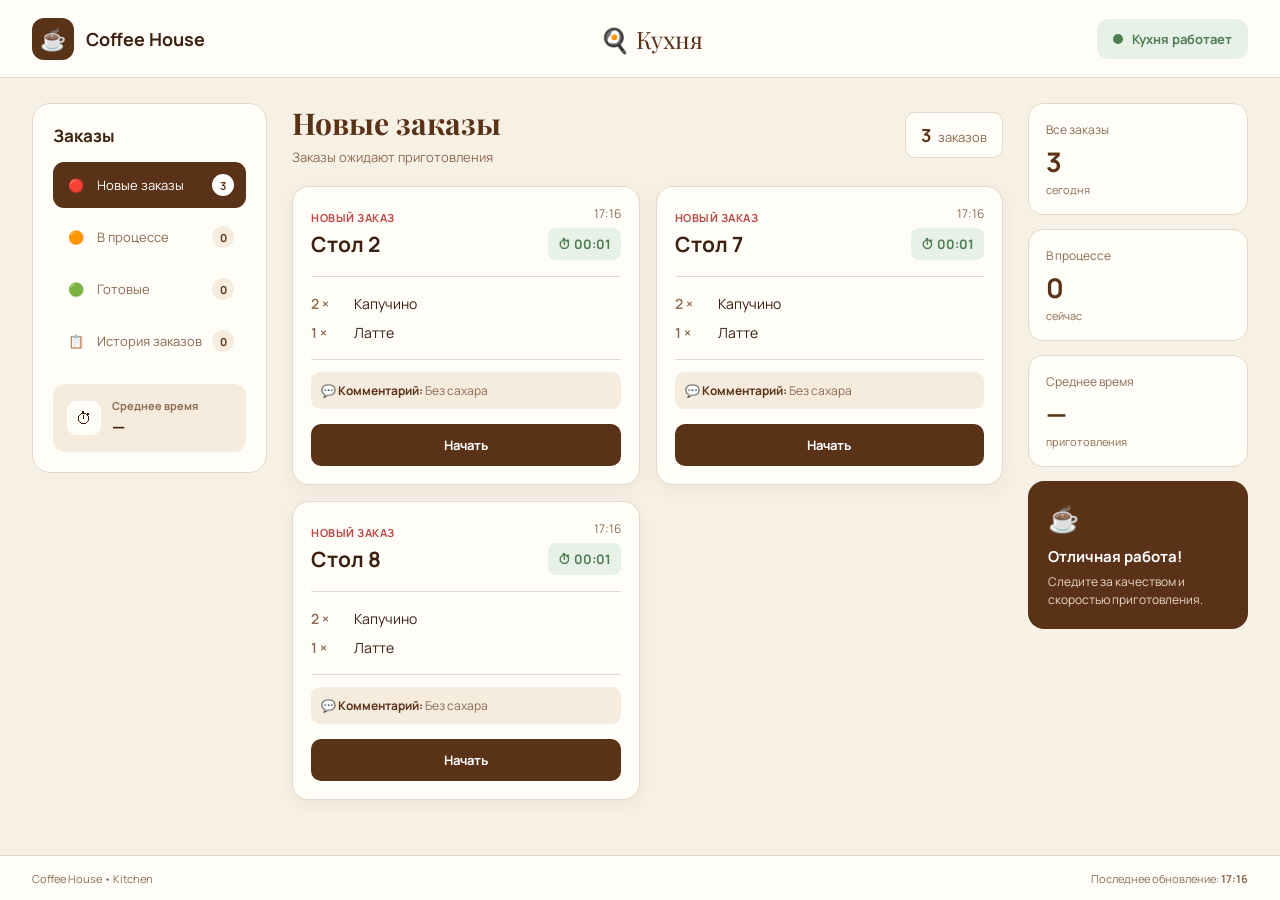
<file: kitchen.html>
<!DOCTYPE html>
<html lang="ru">

<head>
  <meta charset="UTF-8">
  <meta name="viewport" content="width=device-width, initial-scale=1.0">

  <title>Coffee House — Кухня</title>

  <link rel="preconnect" href="https://fonts.googleapis.com">
  <link rel="preconnect" href="https://fonts.gstatic.com" crossorigin>

  <link
    href="https://fonts.googleapis.com/css2?family=Manrope:wght@400;500;600;700&family=Playfair+Display:wght@600&display=swap"
    rel="stylesheet"
  >

  <link rel="stylesheet" href="kitchen.css">
</head>

<body>

<main class="kitchen-app">

  <!-- ============================= -->
  <!-- ВЕРХНЯЯ ПАНЕЛЬ -->
  <!-- ============================= -->

  <header class="topbar">

    <div class="brand">
      <div class="brand-mark">☕</div>

      <span>
        Coffee House
      </span>
    </div>


    <div class="kitchen-title">
      🍳 Кухня
    </div>


    <!-- КНОПКА СОСТОЯНИЯ КУХНИ -->

    <button
      class="chef-status"
      id="kitchenToggle"
      type="button"
    >

      <span class="status-dot"></span>

      <span id="kitchenStatus">
        Кухня работает
      </span>

    </button>

  </header>


  <!-- ============================= -->
  <!-- ОСНОВНАЯ ЧАСТЬ -->
  <!-- ============================= -->

  <section class="content">


    <!-- ============================= -->
    <!-- ЛЕВАЯ ПАНЕЛЬ -->
    <!-- ============================= -->

    <aside class="sidebar">

      <h2>
        Заказы
      </h2>


      <!-- НОВЫЕ -->

      <button
        class="tab active"
        data-tab="new"
        type="button"
      >

        <span class="tab-icon">
          🔴
        </span>

        <span>
          Новые заказы
        </span>

        <b id="newCount">
          0
        </b>

      </button>


      <!-- В ПРОЦЕССЕ -->

      <button
        class="tab"
        data-tab="process"
        type="button"
      >

        <span class="tab-icon">
          🟠
        </span>

        <span>
          В процессе
        </span>

        <b id="processCount">
          0
        </b>

      </button>


      <!-- ГОТОВЫЕ -->

      <button
        class="tab"
        data-tab="ready"
        type="button"
      >

        <span class="tab-icon">
          🟢
        </span>

        <span>
          Готовые
        </span>

        <b id="readyCount">
          0
        </b>

      </button>


      <!-- ИСТОРИЯ -->

      <button
        class="tab"
        data-tab="history"
        type="button"
      >

        <span class="tab-icon">
          📋
        </span>

        <span>
          История заказов
        </span>

        <b id="historyCount">
          0
        </b>

      </button>


      <!-- СРЕДНЕЕ ВРЕМЯ -->

      <div class="sidebar-info">

        <div class="info-icon">
          ⏱
        </div>

        <div>

          <strong>
            Среднее время
          </strong>

          <span id="averageTime">
            —
          </span>

        </div>

      </div>

    </aside>


    <!-- ============================= -->
    <!-- ЗАКАЗЫ -->
    <!-- ============================= -->

    <section class="orders-area">


      <!-- ЗАГОЛОВОК -->

      <div class="orders-header">

        <div>

          <h1 id="pageTitle">
            Новые заказы
          </h1>

          <p id="pageDescription">
            Заказы ожидают приготовления
          </p>

        </div>


        <div class="order-counter">

          <span id="visibleCount">
            0
          </span>

          <span>
            заказов
          </span>

        </div>

      </div>


      <!-- ============================= -->
      <!-- НОВЫЕ ЗАКАЗЫ -->
      <!-- ============================= -->

      <div
        class="orders-list active-list"
        id="newOrders"
      >

        <!-- JS -->

      </div>


      <!-- ============================= -->
      <!-- В ПРОЦЕССЕ -->
      <!-- ============================= -->

      <div
        class="orders-list"
        id="processOrders"
      >

        <!-- JS -->

      </div>


      <!-- ============================= -->
      <!-- ГОТОВЫЕ -->
      <!-- ============================= -->

      <div
        class="orders-list"
        id="readyOrders"
      >

        <!-- JS -->

      </div>


      <!-- ============================= -->
      <!-- ИСТОРИЯ -->
      <!-- ============================= -->

      <div
        class="orders-list"
        id="historyOrders"
      >

        <!-- JS -->

      </div>

    </section>


    <!-- ============================= -->
    <!-- ПРАВАЯ ПАНЕЛЬ -->
    <!-- ============================= -->

    <aside class="right-panel">


      <!-- ВСЕ ЗАКАЗЫ -->

      <div class="stat-card">

        <span>
          Все заказы
        </span>

        <strong id="allOrders">
          0
        </strong>

        <small>
          сегодня
        </small>

      </div>


      <!-- В ПРОЦЕССЕ -->

      <div class="stat-card">

        <span>
          В процессе
        </span>

        <strong id="rightProcessCount">
          0
        </strong>

        <small>
          сейчас
        </small>

      </div>


      <!-- СРЕДНЕЕ ВРЕМЯ -->

      <div class="stat-card">

        <span>
          Среднее время
        </span>

        <strong id="rightAverageTime">
          —
        </strong>

        <small>
          приготовления
        </small>

      </div>


      <!-- СОВЕТ -->

      <div class="tip-card">

        <div class="tip-icon">
          ☕
        </div>

        <h3>
          Отличная работа!
        </h3>

        <p>
          Следите за качеством
          и скоростью приготовления.
        </p>

      </div>


    </aside>

  </section>


  <!-- ============================= -->
  <!-- НИЖНЯЯ ПАНЕЛЬ -->
  <!-- ============================= -->

  <footer class="bottom-bar">

    <span>
      Coffee House • Kitchen
    </span>

    <span>

      Последнее обновление:

      <strong id="lastUpdate">
        только что
      </strong>

    </span>

  </footer>

</main>


<script src="kitchen.js"></script>

</body>
</html>
</file>
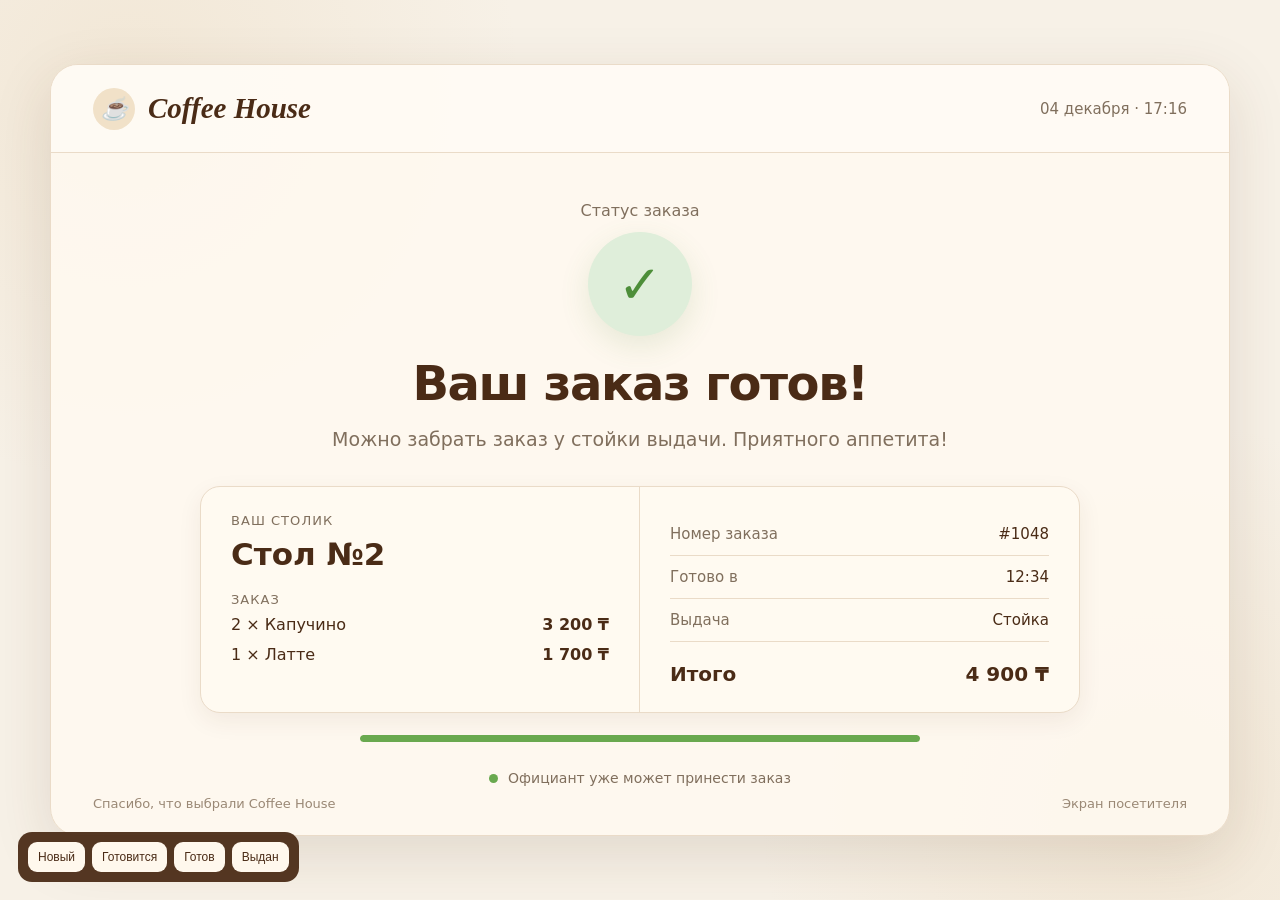
<file: visitor-display.html>
<!DOCTYPE html>
<html lang="ru">
<head>
<meta charset="UTF-8">
<meta name="viewport" content="width=device-width, initial-scale=1.0">
<title>Coffee House — Экран посетителя</title>
<style>
  :root{
    --bg:#f7f1e7;
    --card:#fffaf1;
    --brown:#4a2b16;
    --brown2:#6b4528;
    --gold:#d9a34a;
    --green:#69a94f;
    --orange:#e99520;
    --red:#d95732;
    --muted:#806f5d;
    --line:#eadbc8;
  }
  *{box-sizing:border-box}
  body{
    margin:0;
    min-height:100vh;
    font-family:Inter, system-ui, -apple-system, BlinkMacSystemFont, "Segoe UI", sans-serif;
    color:var(--brown);
    background:
      radial-gradient(circle at 10% 10%, rgba(218,185,135,.18), transparent 28%),
      radial-gradient(circle at 90% 90%, rgba(218,185,135,.18), transparent 28%),
      var(--bg);
    display:flex;
    align-items:center;
    justify-content:center;
    padding:32px;
  }
  .screen{
    width:min(1180px, 100%);
    min-height:720px;
    background:rgba(255,250,241,.88);
    border:1px solid var(--line);
    border-radius:28px;
    box-shadow:0 18px 60px rgba(79,49,24,.13);
    overflow:hidden;
    position:relative;
  }
  header{
    height:88px;
    padding:0 42px;
    display:flex;
    align-items:center;
    justify-content:space-between;
    border-bottom:1px solid var(--line);
    background:rgba(255,252,246,.8);
  }
  .brand{
    display:flex;
    align-items:center;
    gap:13px;
    font-family:Georgia, serif;
    font-size:29px;
    font-weight:700;
    font-style:italic;
  }
  .cup{
    width:42px;height:42px;border-radius:50%;
    background:#f1e1c8;
    display:grid;place-items:center;font-size:22px;
  }
  .clock{font-size:15px;color:var(--muted)}
  main{
    min-height:632px;
    display:grid;
    place-items:center;
    padding:48px;
    position:relative;
  }
  .content{
    width:min(880px,100%);
    text-align:center;
  }
  .eyebrow{
    color:var(--muted);
    font-size:16px;
    margin-bottom:12px;
  }
  .status-icon{
    width:104px;height:104px;
    border-radius:50%;
    margin:0 auto 22px;
    display:grid;place-items:center;
    background:#dfeeda;
    color:#4d8e39;
    font-size:53px;
    box-shadow:0 10px 30px rgba(91,143,66,.14);
  }
  h1{
    margin:0;
    font-size:48px;
    letter-spacing:-1.4px;
    line-height:1.08;
  }
  .subtitle{
    margin:15px auto 32px;
    color:var(--muted);
    font-size:19px;
    max-width:680px;
    line-height:1.55;
  }
  .order-card{
    display:grid;
    grid-template-columns:1fr 1fr;
    gap:0;
    text-align:left;
    background:var(--card);
    border:1px solid var(--line);
    border-radius:20px;
    overflow:hidden;
    box-shadow:0 8px 24px rgba(79,49,24,.07);
  }
  .order-main,.order-meta{padding:26px 30px}
  .order-main{border-right:1px solid var(--line)}
  .label{
    color:var(--muted);
    font-size:13px;
    text-transform:uppercase;
    letter-spacing:.08em;
    margin-bottom:8px;
  }
  .table-number{
    font-size:31px;
    font-weight:750;
    margin-bottom:20px;
  }
  .items{display:grid;gap:11px}
  .item{
    display:flex;justify-content:space-between;gap:18px;
    font-size:16px;
  }
  .item span:last-child{font-weight:650;white-space:nowrap}
  .meta-row{
    display:flex;justify-content:space-between;
    padding:12px 0;border-bottom:1px solid var(--line);
    font-size:15px;
  }
  .meta-row:last-child{border-bottom:0}
  .meta-row span:first-child{color:var(--muted)}
  .total{
    margin-top:20px;
    display:flex;justify-content:space-between;
    font-size:20px;font-weight:750;
  }
  .hint{
    margin-top:28px;
    display:inline-flex;
    align-items:center;
    gap:10px;
    color:var(--muted);
    font-size:14px;
  }
  .dot{width:9px;height:9px;border-radius:50%;background:var(--green)}
  footer{
    position:absolute;
    bottom:24px;left:42px;right:42px;
    display:flex;justify-content:space-between;
    color:#9a8875;font-size:13px;
  }
  .demo{
    position:fixed;
    left:18px;bottom:18px;
    display:flex;gap:7px;flex-wrap:wrap;
    max-width:360px;
    background:rgba(74,43,22,.94);
    padding:10px;border-radius:14px;
  }
  .demo button{
    border:0;border-radius:9px;padding:8px 10px;
    background:#fff8ed;color:var(--brown);
    cursor:pointer;font-size:12px;
  }
  .demo button:hover{background:#f3dfc4}
  .hidden{display:none}
  .status-progress{
    width:min(560px,100%);
    height:7px;border-radius:10px;
    background:#eadfce;margin:22px auto 0;overflow:hidden;
  }
  .status-progress span{
    display:block;height:100%;width:100%;
    background:var(--green);border-radius:inherit;
  }

  @media(max-width:720px){
    body{padding:12px}
    .screen{min-height:calc(100vh - 24px);border-radius:18px}
    header{padding:0 20px;height:72px}
    .brand{font-size:22px}
    .clock{display:none}
    main{padding:34px 18px;min-height:calc(100vh - 96px)}
    h1{font-size:34px}
    .subtitle{font-size:16px}
    .order-card{grid-template-columns:1fr}
    .order-main{border-right:0;border-bottom:1px solid var(--line)}
    .order-main,.order-meta{padding:22px}
    footer{left:20px;right:20px}
    .demo{display:none}
  }
</style>
</head>
<body>

<section class="screen">
  <header>
    <div class="brand"><div class="cup">☕</div>Coffee House</div>
    <div class="clock" id="clock"></div>
  </header>

  <main>
    <div class="content">
      <div class="eyebrow" id="eyebrow">Статус заказа</div>
      <div class="status-icon" id="statusIcon">✓</div>
      <h1 id="title">Ваш заказ готов!</h1>
      <div class="subtitle" id="subtitle">
        Можно забрать заказ у стойки выдачи. Приятного аппетита!
      </div>

      <div class="order-card">
        <div class="order-main">
          <div class="label">Ваш столик</div>
          <div class="table-number" id="tableNumber">Стол №2</div>

          <div class="label">Заказ</div>
          <div class="items" id="items">
            <div class="item"><span>2 × Капучино</span><span>3 200 ₸</span></div>
            <div class="item"><span>1 × Латте</span><span>1 700 ₸</span></div>
          </div>
        </div>

        <div class="order-meta">
          <div class="meta-row"><span>Номер заказа</span><span id="orderNumber">#1048</span></div>
          <div class="meta-row"><span>Готово в</span><span id="readyTime">12:34</span></div>
          <div class="meta-row"><span>Выдача</span><span>Стойка</span></div>
          <div class="total"><span>Итого</span><span id="total">4 900 ₸</span></div>
        </div>
      </div>

      <div class="status-progress"><span id="progress"></span></div>
      <div class="hint"><span class="dot"></span><span id="hintText">Официант уже может принести заказ</span></div>
    </div>
  </main>

  <footer>
    <span>Спасибо, что выбрали Coffee House</span>
    <span>Экран посетителя</span>
  </footer>
</section>

<div class="demo" aria-label="Демо управления">
  <button onclick="updateOrderStatus('new')">Новый</button>
  <button onclick="updateOrderStatus('cooking')">Готовится</button>
  <button onclick="updateOrderStatus('ready')">Готов</button>
  <button onclick="updateOrderStatus('served')">Выдан</button>
</div>

<script>
  /*
    BACKEND INTEGRATION
    -------------------
    Этот файл специально сделан автономным.

    В будущем backend может передавать сюда объект:
    {
      orderId: "1048",
      table: 2,
      status: "ready",
      readyTime: "12:34",
      total: 4900,
      items: [
        { name: "Капучино", qty: 2, price: 3200 },
        { name: "Латте", qty: 1, price: 1700 }
      ]
    }

    Тогда достаточно вызвать:
      updateVisitorScreen(order);

    Например, через WebSocket:
      socket.onmessage = event => {
        updateVisitorScreen(JSON.parse(event.data));
      }

    Или через обычный API/fetch.
  */

  const demoOrder = {
    orderId: "1048",
    table: 2,
    status: "ready",
    readyTime: "12:34",
    total: 4900,
    items: [
      { name: "Капучино", qty: 2, price: 3200 },
      { name: "Латте", qty: 1, price: 1700 }
    ]
  };

  const states = {
    new: {
      icon: "•",
      title: "Заказ принят",
      subtitle: "Мы получили ваш заказ и уже передали его сотрудникам.",
      hint: "Заказ принят в работу",
      progress: "25%",
      iconBg: "#f7e6c6",
      iconColor: "#b67a16",
      bar: "#e9a52b"
    },
    cooking: {
      icon: "♨",
      title: "Ваш заказ готовится",
      subtitle: "Повар уже готовит ваш заказ. Мы сообщим, когда всё будет готово.",
      hint: "Заказ находится на кухне",
      progress: "65%",
      iconBg: "#f8e3cf",
      iconColor: "#d36b25",
      bar: "#e18a2a"
    },
    ready: {
      icon: "✓",
      title: "Ваш заказ готов!",
      subtitle: "Можно забрать заказ у стойки выдачи. Приятного аппетита!",
      hint: "Официант уже может принести заказ",
      progress: "100%",
      iconBg: "#dfeeda",
      iconColor: "#4d8e39",
      bar: "#69a94f"
    },
    served: {
      icon: "✓",
      title: "Приятного аппетита!",
      subtitle: "Ваш заказ уже выдан. Спасибо, что выбрали Coffee House.",
      hint: "Заказ завершён",
      progress: "100%",
      iconBg: "#e7e0d7",
      iconColor: "#735b45",
      bar: "#8b745d"
    }
  };

  function money(value) {
    return new Intl.NumberFormat("ru-RU").format(value) + " ₸";
  }

  function updateVisitorScreen(order) {
    const state = states[order.status] || states.new;

    document.getElementById("statusIcon").textContent = state.icon;
    document.getElementById("statusIcon").style.background = state.iconBg;
    document.getElementById("statusIcon").style.color = state.iconColor;

    document.getElementById("title").textContent = state.title;
    document.getElementById("subtitle").textContent = state.subtitle;
    document.getElementById("hintText").textContent = state.hint;
    document.getElementById("progress").style.width = state.progress;
    document.getElementById("progress").style.background = state.bar;

    document.getElementById("tableNumber").textContent = "Стол №" + order.table;
    document.getElementById("orderNumber").textContent = "#" + order.orderId;
    document.getElementById("readyTime").textContent = order.readyTime || "—";
    document.getElementById("total").textContent = money(order.total || 0);

    const items = document.getElementById("items");
    items.innerHTML = "";
    (order.items || []).forEach(item => {
      const row = document.createElement("div");
      row.className = "item";
      row.innerHTML =
        `<span>${item.qty} × ${item.name}</span><span>${money(item.price)}</span>`;
      items.appendChild(row);
    });
  }

  function updateClock() {
    const now = new Date();
    document.getElementById("clock").textContent =
      now.toLocaleDateString("ru-RU", {day:"2-digit", month:"long"}) +
      " · " +
      now.toLocaleTimeString("ru-RU", {hour:"2-digit", minute:"2-digit"});
  }

  function updateOrderStatus(status) {
    updateVisitorScreen({...demoOrder, status});
  }

  updateVisitorScreen(demoOrder);
  updateClock();
  setInterval(updateClock, 1000);

  // Точка подключения backend:
  // window.updateVisitorScreen = updateVisitorScreen;
</script>
</body>
</html>
</file>
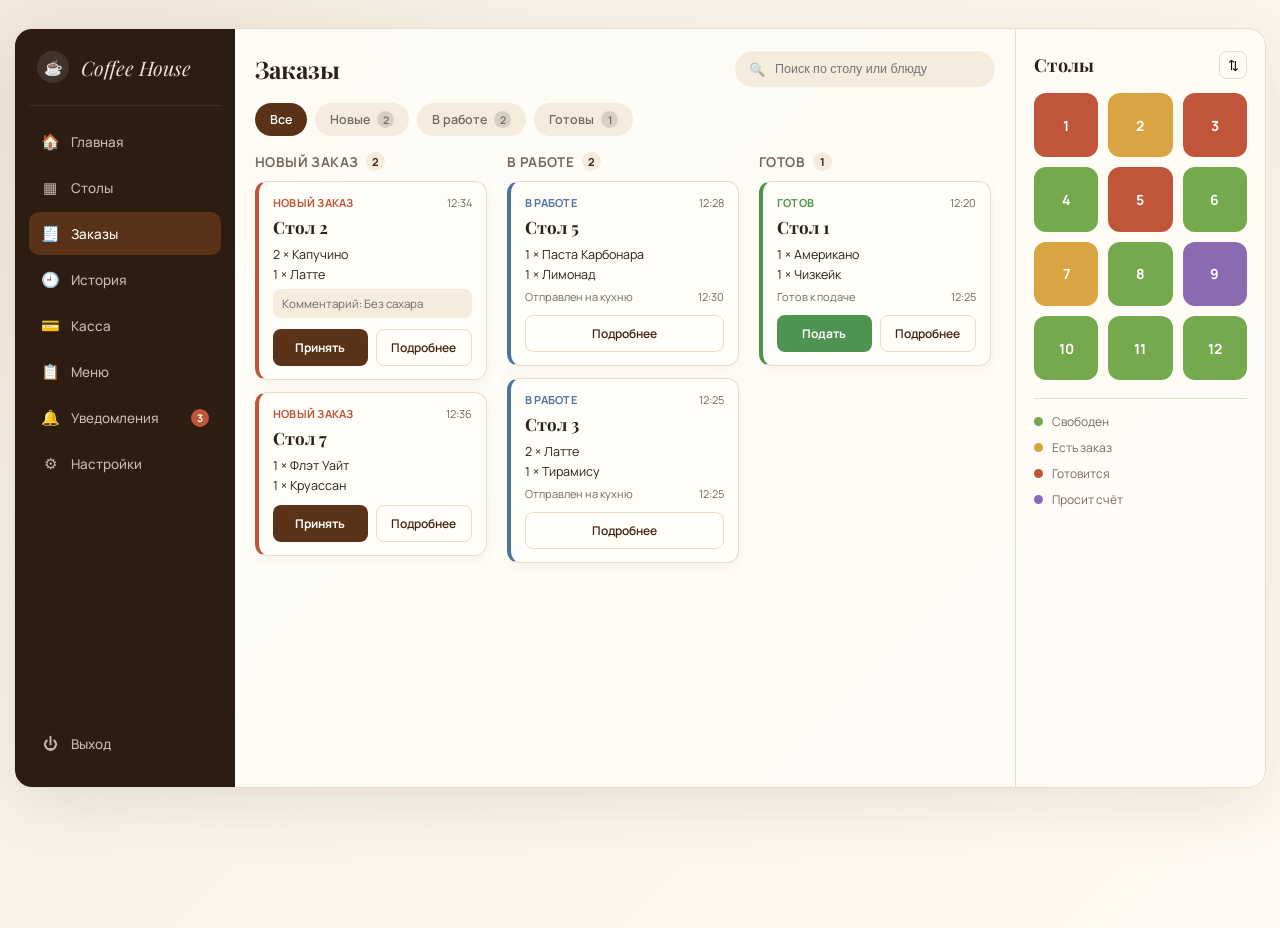
<file: waiter.html>
<!DOCTYPE html>
<html lang="ru">

<head>
  <meta charset="UTF-8">
  <meta name="viewport" content="width=device-width, initial-scale=1.0">

  <title>Coffee House — Интерфейс официанта</title>

  <link rel="preconnect" href="https://fonts.googleapis.com">
  <link rel="preconnect" href="https://fonts.gstatic.com" crossorigin>

  <link
    href="https://fonts.googleapis.com/css2?family=Manrope:wght@400;500;600;700&family=Playfair+Display:ital,wght@0,600;1,600&display=swap"
    rel="stylesheet"
  >

  <link rel="stylesheet" href="waiter-style.css">
</head>

<body>

<main class="waiter-app">

  <!-- ======================================== -->
  <!-- БОКОВОЕ МЕНЮ -->
  <!-- ======================================== -->

  <aside class="sidebar">

    <div class="brand">
      <div class="brand-mark">☕</div>
      <span>Coffee House</span>
    </div>

    <nav class="nav">

      <a href="#" class="nav-item" data-view="home">
        <span class="nav-icon">🏠</span>
        <span>Главная</span>
      </a>

      <a href="#" class="nav-item" data-view="tables">
        <span class="nav-icon">▦</span>
        <span>Столы</span>
      </a>

      <a href="#" class="nav-item active" data-view="orders">
        <span class="nav-icon">🧾</span>
        <span>Заказы</span>
      </a>

      <a href="#" class="nav-item" data-view="history">
        <span class="nav-icon">🕘</span>
        <span>История</span>
      </a>

      <a href="#" class="nav-item" data-view="cashier">
        <span class="nav-icon">💳</span>
        <span>Касса</span>
      </a>

      <a href="#" class="nav-item" data-view="menu">
        <span class="nav-icon">📋</span>
        <span>Меню</span>
      </a>

      <a href="#" class="nav-item" data-view="notifications">
        <span class="nav-icon">🔔</span>
        <span>Уведомления</span>
        <span class="nav-badge" id="notifBadge">3</span>
      </a>

      <a href="#" class="nav-item" data-view="settings">
        <span class="nav-icon">⚙</span>
        <span>Настройки</span>
      </a>

    </nav>

    <a href="#" class="nav-item logout">
      <span class="nav-icon">⏻</span>
      <span>Выход</span>
    </a>

  </aside>


  <!-- ======================================== -->
  <!-- ГЛАВНАЯ -->
  <!-- ======================================== -->

  <section class="home-view" id="homeView">

    <header class="home-header">

      <div>

        <span class="home-date" id="homeDate">
          15 августа
        </span>

        <h1>
          Добро пожаловать 👋
        </h1>

        <p>
          Вот что происходит в Coffee House сегодня.
        </p>

      </div>


      <div class="home-clock">

        <span>
          Сейчас
        </span>

        <strong id="homeTime">
          00:00
        </strong>

      </div>

    </header>


    <!-- ======================================== -->
    <!-- СТАТИСТИКА -->
    <!-- ======================================== -->

    <div class="home-stats">

      <div class="home-stat-card">

        <div class="home-stat-icon">
          🪑
        </div>

        <div>
          <span>Занятые столы</span>

          <strong id="homeBusyTables">
            0
          </strong>

          <small>
            из 12 столов
          </small>
        </div>

      </div>


      <div class="home-stat-card">

        <div class="home-stat-icon">
          🧾
        </div>

        <div>
          <span>Заказов сегодня</span>

          <strong id="homeOrders">
            0
          </strong>

          <small>
            всего
          </small>
        </div>

      </div>


      <div class="home-stat-card">

        <div class="home-stat-icon">
          🍳
        </div>

        <div>
          <span>В работе</span>

          <strong id="homeActiveOrders">
            0
          </strong>

          <small>
            сейчас
          </small>
        </div>

      </div>


      <div class="home-stat-card">

        <div class="home-stat-icon">
          💰
        </div>

        <div>
          <span>Выручка</span>

          <strong id="homeRevenue">
            0 ₸
          </strong>

          <small>
            сегодня
          </small>
        </div>

      </div>

    </div>


    <!-- ======================================== -->
    <!-- БЫСТРЫЕ ДЕЙСТВИЯ -->
    <!-- ======================================== -->

    <section class="home-section">

      <div class="home-section-header">

        <div>
          <h2>
            Быстрый доступ
          </h2>

          <p>
            Основные разделы официанта
          </p>
        </div>

      </div>


      <div class="quick-actions">

        <button
          class="quick-action"
          data-action="orders"
          type="button"
        >

          <span>🧾</span>

          <div>
            <strong>Заказы</strong>

            <small>
              Управление заказами
            </small>
          </div>

        </button>


        <button
          class="quick-action"
          data-action="tables"
          type="button"
        >

          <span>🪑</span>

          <div>
            <strong>Столы</strong>

            <small>
              Занятость столов
            </small>
          </div>

        </button>


        <button
          class="quick-action"
          data-action="history"
          type="button"
        >

          <span>🕘</span>

          <div>
            <strong>История</strong>

            <small>
              Завершённые заказы
            </small>
          </div>

        </button>


        <button
          class="quick-action"
          data-action="cashier"
          type="button"
        >

          <span>💳</span>

          <div>
            <strong>Касса</strong>

            <small>
              Оплата и выручка
            </small>
          </div>

        </button>

      </div>

    </section>


    <!-- ======================================== -->
    <!-- СОСТОЯНИЕ СТОЛОВ -->
    <!-- ======================================== -->

    <section class="home-section">

      <div class="home-section-header">

        <div>

          <h2>
            Состояние столов
          </h2>

          <p>
            Нажмите на стол, чтобы открыть его заказ
          </p>

        </div>


        <button
          class="home-open-tables"
          id="openTablesBtn"
          type="button"
        >
          Все столы →
        </button>

      </div>


      <div
        class="home-tables"
        id="homeTables"
      ></div>

    </section>

  </section>


  <!-- ======================================== -->
  <!-- ОСНОВНАЯ ЧАСТЬ: ЗАКАЗЫ -->
  <!-- ======================================== -->

  <section class="board-area">

    <header class="board-header">

      <h1>Заказы</h1>

      <div class="search-box">

        <span class="search-icon">
          🔍
        </span>

        <input
          type="text"
          id="searchInput"
          placeholder="Поиск по столу или блюду"
        >

      </div>

    </header>


    <div class="tabs" id="tabs">

      <button
        class="tab active"
        data-tab="all"
      >
        Все
      </button>


      <button
        class="tab"
        data-tab="new"
      >
        Новые

        <span
          class="tab-count"
          id="tabCountNew"
        >
          0
        </span>

      </button>


      <button
        class="tab"
        data-tab="progress"
      >
        В работе

        <span
          class="tab-count"
          id="tabCountProgress"
        >
          0
        </span>

      </button>


      <button
        class="tab"
        data-tab="ready"
      >
        Готовы

        <span
          class="tab-count"
          id="tabCountReady"
        >
          0
        </span>

      </button>


      <button
        class="filter-btn"
        id="clearFilterBtn"
        hidden
      >
        ✕ Стол
        <span id="filterTableLabel"></span>
      </button>

    </div>


    <div
      class="board"
      id="board"
    >

      <section
        class="board-column"
        data-status="new"
      >

        <div class="column-head">

          <h2>
            Новый заказ
          </h2>

          <span
            class="column-count"
            id="colCountNew"
          >
            0
          </span>

        </div>

        <div
          class="cards"
          id="colNew"
        ></div>

      </section>


      <section
        class="board-column"
        data-status="progress"
      >

        <div class="column-head">

          <h2>
            В работе
          </h2>

          <span
            class="column-count"
            id="colCountProgress"
          >
            0
          </span>

        </div>

        <div
          class="cards"
          id="colProgress"
        ></div>

      </section>


      <section
        class="board-column"
        data-status="ready"
      >

        <div class="column-head">

          <h2>
            Готов
          </h2>

          <span
            class="column-count"
            id="colCountReady"
          >
            0
          </span>

        </div>

        <div
          class="cards"
          id="colReady"
        ></div>

      </section>

    </div>

  </section>


  <!-- ======================================== -->
  <!-- ПАНЕЛЬ СТОЛОВ -->
  <!-- ======================================== -->

  <aside class="tables-panel">

    <div class="tables-head">

      <h2>
        Столы
      </h2>

      <button
        class="sort-btn"
        title="Сортировка"
        type="button"
      >
        ⇅
      </button>

    </div>


    <div
      class="tables-grid"
      id="tablesGrid"
    ></div>


    <div class="legend">

      <div class="legend-item">
        <span class="dot dot-free"></span>
        Свободен
      </div>

      <div class="legend-item">
        <span class="dot dot-order"></span>
        Есть заказ
      </div>

      <div class="legend-item">
        <span class="dot dot-cooking"></span>
        Готовится
      </div>

      <div class="legend-item">
        <span class="dot dot-bill"></span>
        Просит счёт
      </div>

    </div>

  </aside>


  <!-- ======================================== -->
  <!-- TOAST -->
  <!-- ======================================== -->

  <div
    class="toast"
    id="toast"
  ></div>

</main>


<script src="waiter-script.js"></script>

</body>
</html>
</file>
<file: style.css>
* {
  box-sizing: border-box;
}

:root {
  --cream: #f7f0e5;
  --paper: #fffdf8;
  --paper-2: #f5ecde;
  --brown: #5a3218;
  --brown-dark: #43230f;
  --text: #2b2119;
  --muted: #75695e;
  --line: #eadcca;
  --accent: #8a572e;
  --green: #75a94d;
}

body {
  margin: 0;
  min-height: 100vh;

  background:
    radial-gradient(
      circle at 10% 10%,
      rgba(202, 169, 125, .12),
      transparent 30%
    ),
    linear-gradient(
      135deg,
      #f5eee3,
      #fffaf1
    );

  color: var(--text);
  font-family: "Manrope", sans-serif;
}

button {
  font: inherit;
}


/* ========================================
   ОСНОВНОЕ ОКНО
======================================== */

.visitor-app {
  width: min(1180px, calc(100vw - 28px));

  /* ВАЖНО:
     фиксируем высоту приложения */
  height: 720px;

  margin: 28px auto;

  background: rgba(255, 253, 248, .92);

  border: 1px solid var(--line);
  border-radius: 18px;

  box-shadow:
    0 20px 60px rgba(82, 52, 26, .10);

  overflow: hidden;

  display: flex;
  flex-direction: column;
}


/* ========================================
   ВЕРХНЯЯ ПАНЕЛЬ
======================================== */

.topbar {
  height: 78px;
  flex-shrink: 0;

  display: flex;
  align-items: center;
  justify-content: space-between;

  padding: 0 26px;

  border-bottom: 1px solid var(--line);
}

.brand {
  display: flex;
  align-items: center;
  gap: 12px;

  color: var(--brown);

  font-family: "Playfair Display", serif;
  font-size: 24px;
  font-style: italic;
}

.brand-mark {
  width: 38px;
  height: 38px;

  border-radius: 50%;

  display: grid;
  place-items: center;

  background: #efe0ca;

  font-size: 18px;
  font-style: normal;
}

.table-badge {
  padding: 10px 17px;

  border-radius: 10px;

  background: #faf2e6;

  color: var(--brown-dark);

  font-size: 13px;
  font-weight: 600;
}


/* ========================================
   ОСНОВНАЯ ЧАСТЬ
======================================== */

.content {
  flex: 1;

  min-height: 0;

  display: grid;

  grid-template-columns:
    150px
    minmax(0, 1fr)
    255px;

  gap: 18px;

  padding: 22px;

  overflow: hidden;
}


/* ========================================
   КАТЕГОРИИ
======================================== */

.categories {
  min-width: 0;

  display: flex;
  flex-direction: column;

  gap: 7px;
}

.category {
  border: 0;
  background: transparent;

  border-radius: 10px;

  padding: 13px 10px;

  display: flex;
  align-items: center;

  gap: 11px;

  color: #4d4035;

  cursor: pointer;
  text-align: left;

  transition: .2s ease;
}

.category span {
  width: 22px;
  text-align: center;
}

.category:hover,
.category.active {
  background: #f4e6d1;

  color: var(--brown-dark);

  box-shadow:
    inset 3px 0 0 var(--accent);
}


/* ========================================
   ТОВАРЫ
======================================== */

.products {
  min-width: 0;
  min-height: 0;

  overflow-y: auto;
  overflow-x: hidden;
}

.products h1 {
  margin: 0 0 15px;

  font-family: "Playfair Display", serif;

  font-size: 22px;
  font-weight: 600;
}

.product-grid {
  display: grid;

  grid-template-columns:
    repeat(2, minmax(0, 1fr));

  gap: 10px;
}

.product-card {
  min-height: 125px;

  position: relative;

  padding: 12px;

  border: 1px solid var(--line);
  border-radius: 11px;

  background: rgba(255, 253, 248, .9);

  display: flex;
  align-items: center;

  gap: 12px;

  transition:
    transform .18s ease,
    box-shadow .18s ease;
}

.product-card:hover {
  transform: translateY(-2px);

  box-shadow:
    0 8px 20px rgba(91, 55, 25, .08);
}

.product-image {
  width: 67px;
  height: 67px;

  flex-shrink: 0;

  border-radius: 10px;

  display: grid;
  place-items: center;

  background:
    linear-gradient(
      145deg,
      #eee1ce,
      #fff9ef
    );

  font-size: 38px;
}

.product-info {
  min-width: 0;
}

.product-info h2 {
  margin: 0 0 8px;

  font-size: 14px;
  font-weight: 600;
}

.product-info strong {
  font-size: 13px;
}


/* ========================================
   КНОПКА +
======================================== */

.add-btn {
  position: absolute;

  right: 9px;
  bottom: 9px;

  width: 27px;
  height: 27px;

  border: 0;
  border-radius: 50%;

  background: #f0dfc5;

  color: var(--brown-dark);

  cursor: pointer;

  font-size: 20px;
  line-height: 1;
}

.add-btn:hover {
  background: var(--brown);
  color: white;
}

.add-btn.added {
  background: var(--green);
  color: white;
}


/* ========================================
   КАТЕГОРИИ ТОВАРОВ
======================================== */

.category-content {
  display: none;
}

.category-content.active {
  display: block;
}


/* ========================================
   ВАШ ЗАКАЗ
======================================== */

.order {
  min-width: 0;
  min-height: 0;

  height: 100%;

  padding: 16px;

  border-radius: 12px;

  background: #f5ead9;

  display: flex;
  flex-direction: column;

  /* НИЧЕГО НЕ ДАЁМ ВЫЛЕЗАТЬ
     ЗА ПРЕДЕЛЫ ПАНЕЛИ */
  overflow: hidden;
}


/* ========================================
   ЗАГОЛОВОК ЗАКАЗА
======================================== */

.order-head {
  flex-shrink: 0;

  display: flex;

  justify-content: space-between;
  align-items: center;

  margin-bottom: 5px;
}

.order-head h2 {
  margin: 0;

  font-family: "Playfair Display", serif;

  font-size: 17px;
}

.order-count {
  width: 25px;
  height: 25px;

  flex-shrink: 0;

  border-radius: 50%;

  background: var(--brown);

  color: white;

  display: grid;
  place-items: center;

  font-size: 11px;
}


/* ========================================
   СПИСОК ТОВАРОВ В ЗАКАЗЕ
======================================== */

.order-items {
  flex: 1;

  min-height: 0;

  display: flex;
  flex-direction: column;

  gap: 0;

  /* ВОТ ЗДЕСЬ ПРОКРУТКА */
  overflow-y: auto;
  overflow-x: hidden;

  padding-right: 6px;

  scrollbar-width: thin;
  scrollbar-color: #c9ad8c transparent;
}


/* Chrome / Edge / Opera */

.order-items::-webkit-scrollbar {
  width: 6px;
}

.order-items::-webkit-scrollbar-thumb {
  background: #c9ad8c;

  border-radius: 10px;
}

.order-items::-webkit-scrollbar-track {
  background: transparent;
}


/* ========================================
   ОДИН ТОВАР В ЗАКАЗЕ
======================================== */

.order-item {
  flex-shrink: 0;

  display: flex;

  justify-content: space-between;
  align-items: center;

  gap: 8px;

  padding: 13px 0;

  border-bottom:
    1px solid #e4d5c1;

  font-size: 12px;
}

.order-item-info {
  min-width: 0;

  display: flex;
  flex-direction: column;

  gap: 5px;
}

.order-item-info strong {
  overflow: hidden;

  text-overflow: ellipsis;
}

.order-item span {
  color: var(--muted);
}


/* ========================================
   КНОПКИ КОЛИЧЕСТВА
======================================== */

.order-item-controls {
  display: flex;

  align-items: center;

  gap: 5px;

  flex-shrink: 0;
}

.quantity-btn {
  width: 23px;
  height: 23px;

  border: 0;
  border-radius: 6px;

  background: #ead8bd;

  color: var(--brown-dark);

  cursor: pointer;

  display: grid;
  place-items: center;

  font-weight: 700;
}

.quantity-btn:hover {
  background: var(--brown);

  color: white;
}

.quantity {
  min-width: 18px;

  text-align: center;

  font-weight: 600;
}

.item-total {
  min-width: 65px;

  text-align: right;

  font-size: 12px;
}

.remove-item {
  width: 25px;
  height: 25px;

  border: 0;
  border-radius: 6px;

  background: transparent;

  cursor: pointer;

  font-size: 13px;
}

.remove-item:hover {
  background: #ead0c4;
}


/* ========================================
   ПУСТОЙ ЗАКАЗ
======================================== */

.empty-order {
  margin: auto;

  color: var(--muted);

  text-align: center;

  font-size: 12px;
}


/* ========================================
   ИТОГО
======================================== */

.order-total {
  flex-shrink: 0;

  margin-top: 10px;

  padding: 15px 0 12px;

  border-top:
    1px solid #e4d5c1;

  display: flex;

  justify-content: space-between;
  align-items: center;

  font-size: 14px;
}

.order-total strong {
  font-size: 16px;
}


/* ========================================
   ОФОРМИТЬ ЗАКАЗ
======================================== */

.checkout {
  width: 100%;

  flex-shrink: 0;

  margin-top: 0;

  border: 0;
  border-radius: 9px;

  padding: 14px;

  background: var(--brown);

  color: white;

  cursor: pointer;

  font-weight: 600;

  transition: .2s ease;
}

.checkout:hover {
  background: var(--brown-dark);

  transform: translateY(-1px);
}


/* ========================================
   КОРЗИНА
======================================== */

.cart-button {
  width: 100%;

  flex-shrink: 0;

  margin-top: 9px;

  border: 0;
  border-radius: 9px;

  padding: 12px;

  background: #f9eddb;

  color: var(--brown-dark);

  cursor: pointer;

  text-align: left;
}

.cart-button b {
  float: right;

  background: #e9d6bb;

  border-radius: 10px;

  padding: 1px 7px;
}


/* ========================================
   НИЖНЯЯ ПАНЕЛЬ
======================================== */

.bottom-bar {
  min-height: 54px;

  flex-shrink: 0;

  border-top:
    1px solid var(--line);

  display: flex;

  align-items: center;
  justify-content: space-between;

  padding: 0 25px;
}

.language,
.waiter {
  border: 0;

  background: transparent;

  color: #5b5047;

  cursor: pointer;

  font-size: 12px;
}

.waiter {
  color: var(--brown);
}


/* ========================================
   ПЛАНШЕТ
======================================== */

@media (max-width: 900px) {

  .content {
    grid-template-columns:
      120px
      minmax(0, 1fr);
  }

  .order {
    grid-column: 1 / -1;

    height: 350px;
  }

  .product-grid {
    grid-template-columns:
      repeat(2, minmax(0, 1fr));
  }
}


/* ========================================
   ТЕЛЕФОН
======================================== */

@media (max-width: 620px) {

  .visitor-app {
    width: 100%;

    height: auto;
    min-height: 100vh;

    margin: 0;

    border-radius: 0;
  }

  .content {
    grid-template-columns: 1fr;

    padding: 14px;

    overflow: visible;
  }

  .categories {
    display: grid;

    grid-template-columns:
      repeat(3, 1fr);
  }

  .category {
    justify-content: center;

    flex-direction: column;

    gap: 4px;

    text-align: center;

    font-size: 11px;
  }

  .products {
    overflow: visible;
  }

  .product-grid {
    grid-template-columns: 1fr;
  }

  .order {
    height: 400px;

    grid-column: auto;
  }

  .topbar {
    padding: 0 15px;
  }

  .brand {
    font-size: 20px;
  }
}

/* ========================================
   ПЕРЕКЛЮЧАТЕЛЬ ЯЗЫКА
======================================== */

.language {
  display: flex;
  align-items: center;
  gap: 7px;

  padding: 7px 10px;

  border-radius: 20px;

  transition: .2s ease;
}

.language:hover {
  background: #f4e6d1;
}

#languageFlag {
  font-size: 17px;
  line-height: 1;
}

#languageCode {
  font-size: 12px;
  font-weight: 600;
}

/* ========================================
   ОКНО ПОДТВЕРЖДЕНИЯ ЗАКАЗА
======================================== */

.order-success-overlay {
  position: fixed;

  inset: 0;

  z-index: 1000;

  display: none;

  align-items: center;
  justify-content: center;

  padding: 20px;

  background: rgba(43, 33, 25, .38);

  backdrop-filter: blur(5px);
}

.order-success-overlay.active {
  display: flex;
}


/* ========================================
   САМО ОКНО
======================================== */

.order-success {
  width: min(400px, 100%);

  padding: 30px 26px;

  border: 1px solid var(--line);

  border-radius: 18px;

  background: var(--paper);

  box-shadow:
    0 25px 70px rgba(61, 37, 18, .20);

  text-align: center;

  animation:
    successWindow .25s ease;
}


@keyframes successWindow {

  from {
    opacity: 0;
    transform: translateY(15px) scale(.96);
  }

  to {
    opacity: 1;
    transform: translateY(0) scale(1);
  }

}


/* ========================================
   ИКОНКА
======================================== */

.success-icon {
  width: 58px;
  height: 58px;

  margin: 0 auto 16px;

  border-radius: 50%;

  display: grid;
  place-items: center;

  background: #dcebcf;

  color: #4f7d31;

  font-size: 27px;
  font-weight: 700;
}


/* ========================================
   ЗАГОЛОВОК
======================================== */

.order-success h2 {
  margin: 0 0 9px;

  color: var(--brown-dark);

  font-family: "Playfair Display", serif;

  font-size: 23px;
}


.order-success p {
  margin: 0 0 22px;

  color: var(--muted);

  font-size: 13px;
  line-height: 1.5;
}


/* ========================================
   СТОЛИК
======================================== */

.success-table {
  padding: 13px 15px;

  margin-bottom: 10px;

  border-radius: 10px;

  background: #f8efe2;

  display: flex;

  justify-content: space-between;
  align-items: center;
}


.success-table span {
  color: var(--muted);

  font-size: 13px;
}


.success-table strong {
  color: var(--brown-dark);

  font-size: 14px;
}


/* ========================================
   СТАТУС
======================================== */

.success-status {
  padding: 13px 15px;

  margin-bottom: 20px;

  border-radius: 10px;

  background: #f8efe2;

  display: flex;

  align-items: center;

  gap: 11px;

  text-align: left;
}


.status-dot {
  width: 10px;
  height: 10px;

  flex-shrink: 0;

  border-radius: 50%;

  background: #d29b43;

  box-shadow:
    0 0 0 4px rgba(210, 155, 67, .15);
}


.success-status div {
  display: flex;

  flex-direction: column;

  gap: 3px;
}


.success-status small {
  color: var(--muted);

  font-size: 10px;
}


.success-status strong {
  color: var(--brown-dark);

  font-size: 13px;
}


/* ========================================
   КНОПКА
======================================== */

.success-close {
  width: 100%;

  border: 0;
  border-radius: 9px;

  padding: 13px;

  background: var(--brown);

  color: white;

  cursor: pointer;

  font-weight: 600;

  transition: .2s ease;
}


.success-close:hover {
  background: var(--brown-dark);

  transform: translateY(-1px);
}
/* ========================================
   ОКНО УСПЕШНОГО ЗАКАЗА
======================================== */

.order-success-overlay {
  position: fixed;
  inset: 0;

  display: flex;
  align-items: center;
  justify-content: center;

  background: rgba(43, 33, 25, 0.55);

  opacity: 0;
  visibility: hidden;

  transition:
    opacity 0.25s ease,
    visibility 0.25s ease;

  z-index: 9999;
}


.order-success-overlay.active {
  opacity: 1;
  visibility: visible;
}


/* ========================================
   САМО ОКНО
======================================== */

.order-success {
  width: min(420px, calc(100% - 40px));

  padding: 32px;

  background: var(--paper);

  border: 1px solid var(--line);

  border-radius: 24px;

  text-align: center;

  box-shadow:
    0 20px 60px rgba(43, 33, 25, 0.2);

  transform: translateY(20px) scale(0.96);

  transition: transform 0.25s ease;
}


.order-success-overlay.active .order-success {
  transform: translateY(0) scale(1);
}


/* ========================================
   ИКОНКА
======================================== */

.success-icon {
  width: 64px;
  height: 64px;

  margin: 0 auto 18px;

  display: flex;
  align-items: center;
  justify-content: center;

  border-radius: 50%;

  background: #e8f5e9;

  color: #3d7c45;

  font-size: 32px;
  font-weight: 700;
}


/* ========================================
   ЗАГОЛОВОК
======================================== */

.order-success h2 {
  margin: 0 0 10px;

  font-family: 'Playfair Display', serif;

  font-size: 28px;

  color: var(--brown-dark);
}


.order-success p {
  margin: 0 0 24px;

  color: var(--muted);

  font-size: 15px;
}


/* ========================================
   СТОЛИК
======================================== */

.success-table {
  display: flex;
  align-items: center;
  justify-content: space-between;

  padding: 14px 16px;

  margin-bottom: 12px;

  background: var(--paper-2);

  border-radius: 14px;
}


.success-table span {
  color: var(--muted);
}


.success-table strong {
  color: var(--brown-dark);
  font-size: 18px;
}


/* ========================================
   СТАТУС
======================================== */

.success-status {
  display: flex;
  align-items: center;

  gap: 12px;

  padding: 14px 16px;

  margin-bottom: 24px;

  background: #fff8e7;

  border-radius: 14px;

  text-align: left;
}


.status-dot {
  width: 12px;
  height: 12px;

  flex-shrink: 0;

  border-radius: 50%;

  background: #e0a72e;
}


.success-status small {
  display: block;

  margin-bottom: 3px;

  color: var(--muted);

  font-size: 12px;
}


.success-status strong {
  color: var(--brown-dark);

  font-size: 14px;
}


/* ========================================
   КНОПКА
======================================== */

.success-close {
  width: 100%;

  padding: 14px;

  border: none;

  border-radius: 14px;

  background: var(--brown);

  color: white;

  font-family: 'Manrope', sans-serif;

  font-size: 15px;
  font-weight: 700;

  cursor: pointer;

  transition:
    transform 0.15s ease,
    background 0.15s ease;
}


.success-close:hover {
  background: var(--brown-dark);
}


.success-close:active {
  transform: scale(0.98);
}
</file>
<file: waiter-style.css>
* {
  box-sizing: border-box;
}

:root {
  --cream: #f7f0e5;
  --paper: #fffdf8;
  --paper-2: #f5ecde;
  --brown: #5a3218;
  --brown-dark: #43230f;
  --sidebar: #2c1c12;
  --sidebar-hover: #3c2717;
  --text: #2b2119;
  --muted: #75695e;
  --line: #eadcca;
  --accent: #8a572e;
  --green: #75a94d;

  --status-new: #c1553a;
  --status-new-bg: #fbe9e2;
  --status-progress: #4d74a0;
  --status-progress-bg: #e7eef7;
  --status-ready: #4f9350;
  --status-ready-bg: #e5f2e2;
  --status-bill: #8a6bb1;
}

body {
  margin: 0;
  min-height: 100vh;

  background:
    radial-gradient(
      circle at 10% 10%,
      rgba(202, 169, 125, .12),
      transparent 30%
    ),
    linear-gradient(
      135deg,
      #f5eee3,
      #fffaf1
    );

  color: var(--text);
  font-family: "Manrope", sans-serif;
}

button {
  font: inherit;
}

a {
  text-decoration: none;
  color: inherit;
}


/* ========================================
   ОСНОВНОЕ ОКНО
======================================== */

.waiter-app {
  width: min(1320px, calc(100vw - 28px));
  height: 760px;

  margin: 28px auto;

  background: rgba(255, 253, 248, .92);

  border: 1px solid var(--line);
  border-radius: 18px;

  box-shadow:
    0 20px 60px rgba(82, 52, 26, .10);

  overflow: hidden;

  display: grid;
  grid-template-columns: 220px minmax(0, 1fr) 250px;
}


/* ========================================
   БОКОВОЕ МЕНЮ
======================================== */

.sidebar {
  background: var(--sidebar);
  color: #ecdfd0;

  display: flex;
  flex-direction: column;

  padding: 22px 14px;
}

.sidebar .brand {
  display: flex;
  align-items: center;
  gap: 12px;

  padding: 0 8px 22px;

  font-family: "Playfair Display", serif;
  font-size: 20px;
  font-style: italic;

  border-bottom: 1px solid rgba(255, 255, 255, .08);
  margin-bottom: 14px;
}

.sidebar .brand-mark {
  width: 32px;
  height: 32px;
  flex-shrink: 0;

  border-radius: 50%;

  display: grid;
  place-items: center;

  background: rgba(255, 255, 255, .1);

  font-size: 15px;
  font-style: normal;
}

.nav {
  flex: 1;

  display: flex;
  flex-direction: column;
  gap: 3px;
}

.nav-item {
  display: flex;
  align-items: center;
  gap: 12px;

  padding: 11px 12px;

  border-radius: 10px;

  font-size: 13.5px;
  font-weight: 500;

  color: #cabaa8;

  cursor: pointer;

  transition: .18s ease;
}

.nav-icon {
  width: 18px;
  text-align: center;
  font-size: 15px;
}

.nav-item:hover {
  background: var(--sidebar-hover);
  color: #f4e9db;
}

.nav-item.active {
  background: var(--brown);
  color: #fff;
}

.nav-badge {
  margin-left: auto;

  min-width: 18px;
  height: 18px;

  padding: 0 5px;

  border-radius: 9px;

  background: var(--status-new);
  color: #fff;

  font-size: 10.5px;
  font-weight: 700;

  display: grid;
  place-items: center;
}

.logout {
  display: flex;
  align-items: center;
  gap: 12px;

  padding: 11px 12px;

  border-radius: 10px;

  font-size: 13.5px;
  color: #cabaa8;
}

.logout:hover {
  background: var(--sidebar-hover);
  color: #f4e9db;
}


/* ========================================
   ГЛАВНАЯ
======================================== */

.home-view {
  min-width: 0;
  min-height: 0;

  padding: 30px;

  overflow-y: auto;

  display: none;
}

.home-header {
  display: flex;
  align-items: center;
  justify-content: space-between;

  margin-bottom: 28px;
}

.home-date {
  display: block;

  margin-bottom: 5px;

  font-size: 12px;
  font-weight: 700;

  color: var(--accent);
}

.home-header h1 {
  margin: 0 0 6px;

  font-family: "Playfair Display", serif;
  font-size: 30px;
}

.home-header p {
  margin: 0;

  color: var(--muted);
  font-size: 13px;
}

.home-clock {
  text-align: right;
}

.home-clock span {
  display: block;

  margin-bottom: 2px;

  color: var(--muted);
  font-size: 11px;
}

.home-clock strong {
  font-size: 28px;
  font-weight: 700;
}


/* ========================================
   СТАТИСТИКА ГЛАВНОЙ
======================================== */

.home-stats {
  display: grid;

  grid-template-columns:
    repeat(4, minmax(0, 1fr));

  gap: 14px;

  margin-bottom: 30px;
}

.home-stat-card {
  display: flex;
  align-items: center;
  gap: 13px;

  padding: 17px;

  background: var(--paper);

  border: 1px solid var(--line);
  border-radius: 14px;

  box-shadow:
    0 5px 18px rgba(82, 52, 26, .05);
}

.home-stat-icon {
  width: 44px;
  height: 44px;
  flex-shrink: 0;

  display: grid;
  place-items: center;

  border-radius: 12px;

  background: var(--paper-2);

  font-size: 20px;
}

.home-stat-card span {
  display: block;

  color: var(--muted);

  font-size: 11px;
}

.home-stat-card strong {
  display: block;

  margin-top: 3px;

  color: var(--brown-dark);

  font-size: 22px;
}

.home-stat-card small {
  display: block;

  margin-top: 2px;

  color: var(--muted);

  font-size: 9.5px;
  opacity: .75;
}


/* ========================================
   СЕКЦИИ ГЛАВНОЙ
======================================== */

.home-section {
  margin-bottom: 28px;
}

.home-section-header {
  display: flex;
  align-items: center;
  justify-content: space-between;

  margin-bottom: 12px;
}

.home-section-header h2 {
  margin: 0 0 3px;

  font-size: 17px;
}

.home-section-header p {
  margin: 0;

  color: var(--muted);

  font-size: 11px;
}

.home-open-tables {
  border: 0;
  background: transparent;

  color: var(--accent);

  font-size: 12px;
  font-weight: 700;

  cursor: pointer;
}

.home-open-tables:hover {
  color: var(--brown-dark);
}


/* ========================================
   БЫСТРЫЕ ДЕЙСТВИЯ
======================================== */

.quick-actions {
  display: grid;

  grid-template-columns:
    repeat(4, minmax(0, 1fr));

  gap: 12px;
}

.quick-action {
  display: flex;
  align-items: center;

  gap: 12px;

  min-width: 0;

  padding: 15px;

  border: 1px solid var(--line);
  border-radius: 13px;

  background: var(--paper);

  color: var(--text);

  text-align: left;

  cursor: pointer;

  transition:
    transform .18s ease,
    box-shadow .18s ease,
    border-color .18s ease;
}

.quick-action:hover {
  transform: translateY(-2px);

  border-color: #d8c4aa;

  box-shadow:
    0 8px 20px rgba(82, 52, 26, .08);
}

.quick-action > span {
  width: 36px;
  height: 36px;
  flex-shrink: 0;

  display: grid;
  place-items: center;

  border-radius: 10px;

  background: var(--paper-2);

  font-size: 18px;
}

.quick-action strong {
  display: block;

  font-size: 12px;
}

.quick-action small {
  display: block;

  margin-top: 3px;

  color: var(--muted);

  font-size: 9.5px;
}


/* ========================================
   СТОЛЫ НА ГЛАВНОЙ
======================================== */

.home-tables {
  display: grid;

  grid-template-columns:
    repeat(6, minmax(0, 1fr));

  gap: 9px;
}

.home-table {
  min-height: 76px;

  display: flex;
  flex-direction: column;

  align-items: center;
  justify-content: center;

  gap: 4px;

  border-radius: 12px;

  cursor: pointer;

  transition:
    transform .18s ease,
    box-shadow .18s ease;
}

.home-table:hover {
  transform: translateY(-2px);

  box-shadow:
    0 7px 16px rgba(82, 52, 26, .08);
}

.home-table strong {
  font-size: 20px;
}

.home-table span {
  font-size: 9.5px;
  font-weight: 600;
}


/* СВОБОДЕН */

.home-table.free {
  background: #edf6e8;
  color: #47723a;
}


/* ЕСТЬ ЗАКАЗ */

.home-table.order {
  background: var(--status-new-bg);
  color: var(--status-new);
}


/* ГОТОВИТСЯ */

.home-table.cooking {
  background: #fff0dd;
  color: #a66a1e;
}


/* СЧЁТ */

.home-table.bill {
  background: #eee8f7;
  color: var(--status-bill);
}


/* ========================================
   ОБЛАСТЬ ЗАКАЗОВ
======================================== */

.board-area {
  min-width: 0;

  display: flex;
  flex-direction: column;

  padding: 22px 20px 18px;

  overflow: hidden;
}

.board-header {
  flex-shrink: 0;

  display: flex;
  align-items: center;
  justify-content: space-between;

  margin-bottom: 16px;
}

.board-header h1 {
  margin: 0;

  font-family: "Playfair Display", serif;
  font-size: 24px;
}

.search-box {
  display: flex;
  align-items: center;
  gap: 8px;

  width: 260px;

  padding: 9px 14px;

  border-radius: 20px;

  background: var(--paper-2);
}

.search-box input {
  flex: 1;
  min-width: 0;

  border: 0;
  outline: 0;

  background: transparent;

  font-size: 12.5px;
  color: var(--text);
}

.search-icon {
  font-size: 13px;
  opacity: .6;
}


/* ========================================
   ВКЛАДКИ
======================================== */

.tabs {
  flex-shrink: 0;

  display: flex;
  align-items: center;
  gap: 8px;

  margin-bottom: 16px;
}

.tab {
  display: flex;
  align-items: center;
  gap: 7px;

  border: 0;
  border-radius: 20px;

  padding: 8px 15px;

  background: var(--paper-2);
  color: var(--muted);

  font-size: 12.5px;
  font-weight: 600;

  cursor: pointer;

  transition: .18s ease;
}

.tab:hover {
  background: #eee0c8;
}

.tab.active {
  background: var(--brown);
  color: #fff;
}

.tab-count {
  min-width: 17px;
  height: 17px;

  padding: 0 4px;

  border-radius: 9px;

  background: rgba(0, 0, 0, .12);

  font-size: 10.5px;

  display: grid;
  place-items: center;
}

.tab.active .tab-count {
  background: rgba(255, 255, 255, .25);
}

.filter-btn {
  margin-left: auto;

  border: 1px solid var(--line);
  border-radius: 20px;

  background: var(--paper);

  padding: 8px 14px;

  font-size: 12px;
  font-weight: 600;

  color: var(--brown-dark);

  cursor: pointer;
}

.filter-btn:hover {
  background: var(--paper-2);
}


/* ========================================
   ДОСКА ЗАКАЗОВ
======================================== */

.board {
  flex: 1;
  min-height: 0;

  display: grid;

  grid-template-columns:
    repeat(3, minmax(0, 1fr));

  gap: 16px;
}

.board.filter-new
.board-column[data-status="progress"],
.board.filter-new
.board-column[data-status="ready"],
.board.filter-progress
.board-column[data-status="new"],
.board.filter-progress
.board-column[data-status="ready"],
.board.filter-ready
.board-column[data-status="new"],
.board.filter-ready
.board-column[data-status="progress"] {
  display: none;
}

.board.filter-new,
.board.filter-progress,
.board.filter-ready {
  grid-template-columns:
    minmax(0, 1fr);

  max-width: 420px;
}

.board-column {
  min-width: 0;
  min-height: 0;

  display: flex;
  flex-direction: column;
}

.column-head {
  flex-shrink: 0;

  display: flex;
  align-items: center;
  gap: 8px;

  margin-bottom: 10px;
}

.column-head h2 {
  margin: 0;

  font-size: 13.5px;
  font-weight: 700;

  color: var(--muted);

  text-transform: uppercase;
  letter-spacing: .03em;
}

.column-count {
  min-width: 19px;
  height: 19px;

  padding: 0 5px;

  border-radius: 10px;

  background: var(--paper-2);

  font-size: 11px;
  font-weight: 700;

  color: var(--brown-dark);

  display: grid;
  place-items: center;
}

.cards {
  flex: 1;
  min-height: 0;

  display: flex;
  flex-direction: column;
  gap: 12px;

  overflow-y: auto;

  padding-right: 4px;

  scrollbar-width: thin;
  scrollbar-color: #c9ad8c transparent;
}

.cards::-webkit-scrollbar {
  width: 6px;
}

.cards::-webkit-scrollbar-thumb {
  background: #c9ad8c;
  border-radius: 10px;
}

.empty-column {
  margin: auto;

  color: var(--muted);

  font-size: 12px;
  text-align: center;

  padding: 20px 10px;
}


/* ========================================
   КАРТОЧКА ЗАКАЗА
======================================== */

.order-card {
  flex-shrink: 0;

  border: 1px solid var(--line);
  border-left: 4px solid transparent;

  border-radius: 12px;

  background: var(--paper);

  padding: 13px 14px;

  box-shadow:
    0 4px 14px rgba(82, 52, 26, .05);

  transition:
    transform .15s ease,
    box-shadow .15s ease;
}

.order-card:hover {
  transform: translateY(-2px);

  box-shadow:
    0 10px 22px rgba(82, 52, 26, .09);
}

.order-card.status-new {
  border-left-color: var(--status-new);
}

.order-card.status-progress {
  border-left-color: var(--status-progress);
}

.order-card.status-ready {
  border-left-color: var(--status-ready);
}

.card-top {
  display: flex;
  align-items: center;
  justify-content: space-between;

  margin-bottom: 6px;
}

.card-label {
  font-size: 11px;
  font-weight: 700;

  text-transform: uppercase;
  letter-spacing: .02em;
}

.status-new .card-label {
  color: var(--status-new);
}

.status-progress .card-label {
  color: var(--status-progress);
}

.status-ready .card-label {
  color: var(--status-ready);
}

.card-time {
  font-size: 11px;
  color: var(--muted);
}

.order-card h3 {
  margin: 0 0 8px;

  font-family: "Playfair Display", serif;
  font-size: 17px;
}

.card-items {
  margin: 0 0 6px;
  padding: 0;

  list-style: none;

  display: flex;
  flex-direction: column;
  gap: 3px;
}

.card-items li {
  font-size: 12.5px;
}

.card-comment {
  margin: 6px 0;

  padding: 7px 9px;

  border-radius: 8px;

  background: var(--paper-2);

  font-size: 11.5px;
  color: var(--muted);
}

.card-meta {
  margin: 4px 0 0;

  font-size: 11px;
  color: var(--muted);

  display: flex;
  justify-content: space-between;
}

.card-extra {
  display: none;

  margin-top: 8px;
  padding-top: 8px;

  border-top: 1px dashed var(--line);

  font-size: 11.5px;
  color: var(--muted);
}

.order-card.expanded .card-extra {
  display: block;
}

.card-actions {
  margin-top: 11px;

  display: flex;
  gap: 8px;
}

.btn-primary {
  flex: 1;

  border: 0;
  border-radius: 8px;

  padding: 9px 10px;

  background: var(--brown);
  color: #fff;

  font-size: 12px;
  font-weight: 700;

  cursor: pointer;

  transition: .18s ease;
}

.btn-primary:hover {
  background: var(--brown-dark);
}

.btn-primary.serve {
  background: var(--status-ready);
}

.btn-primary.serve:hover {
  background: #3d7a3f;
}

.btn-secondary {
  flex: 1;

  border: 1px solid var(--line);
  border-radius: 8px;

  padding: 9px 10px;

  background: transparent;
  color: var(--brown-dark);

  font-size: 12px;
  font-weight: 600;

  cursor: pointer;
}

.btn-secondary:hover {
  background: var(--paper-2);
}


/* ========================================
   ПАНЕЛЬ СТОЛОВ
======================================== */

.tables-panel {
  min-width: 0;

  padding: 22px 18px;

  border-left: 1px solid var(--line);

  display: flex;
  flex-direction: column;
}

.tables-head {
  flex-shrink: 0;

  display: flex;
  align-items: center;
  justify-content: space-between;

  margin-bottom: 14px;
}

.tables-head h2 {
  margin: 0;

  font-family: "Playfair Display", serif;
  font-size: 18px;
}

.sort-btn {
  width: 28px;
  height: 28px;

  border: 1px solid var(--line);
  border-radius: 8px;

  background: var(--paper);

  cursor: pointer;
  font-size: 13px;
}

.tables-grid {
  display: grid;

  grid-template-columns:
    repeat(3, minmax(0, 1fr));

  gap: 10px;

  margin-bottom: 18px;
}

.table-btn {
  aspect-ratio: 1;

  border: 2px solid transparent;
  border-radius: 12px;

  color: #fff;

  font-weight: 700;
  font-size: 14px;

  cursor: pointer;

  transition:
    transform .15s ease,
    box-shadow .15s ease;
}

.table-btn:hover {
  transform: translateY(-2px);
}

.table-btn.selected {
  border-color: var(--brown-dark);

  box-shadow:
    0 0 0 3px rgba(67, 35, 15, .12);
}

.table-btn.status-free {
  background: var(--green);
}

.table-btn.status-order {
  background: #d9a441;
}

.table-btn.status-cooking {
  background: var(--status-new);
}

.table-btn.status-bill {
  background: var(--status-bill);
}

.legend {
  flex-shrink: 0;

  display: flex;
  flex-direction: column;
  gap: 9px;

  padding-top: 14px;

  border-top: 1px solid var(--line);
}

.legend-item {
  display: flex;
  align-items: center;
  gap: 9px;

  font-size: 12px;
  color: var(--muted);
}

.dot {
  width: 9px;
  height: 9px;

  flex-shrink: 0;

  border-radius: 50%;
}

.dot-free {
  background: var(--green);
}

.dot-order {
  background: #d9a441;
}

.dot-cooking {
  background: var(--status-new);
}

.dot-bill {
  background: var(--status-bill);
}


/* ========================================
   TOAST
======================================== */

.toast {
  position: fixed;

  left: 50%;
  bottom: 30px;

  transform: translate(-50%, 20px);

  padding: 13px 22px;

  border-radius: 12px;

  background: var(--brown-dark);
  color: #fff;

  font-size: 13px;
  font-weight: 600;

  box-shadow:
    0 15px 40px rgba(43, 33, 25, .3);

  opacity: 0;
  pointer-events: none;

  transition:
    opacity .25s ease,
    transform .25s ease;

  z-index: 999;
}

.toast.show {
  opacity: 1;

  transform:
    translate(-50%, 0);
}


/* ========================================
   АДАПТИВНОСТЬ
======================================== */

@media (max-width: 1200px) {

  .home-stats {
    grid-template-columns:
      repeat(2, 1fr);
  }

  .quick-actions {
    grid-template-columns:
      repeat(2, 1fr);
  }

  .home-tables {
    grid-template-columns:
      repeat(4, 1fr);
  }

}


@media (max-width: 1100px) {

  .waiter-app {
    grid-template-columns:
      190px minmax(0, 1fr) 220px;
  }

  .board {
    grid-template-columns:
      repeat(2, minmax(0, 1fr));
  }

  .board-column:nth-child(3) {
    grid-column: 1 / -1;
  }

}


@media (max-width: 860px) {

  .waiter-app {
    width: 100%;
    height: auto;
    min-height: 100vh;

    margin: 0;

    border-radius: 0;

    grid-template-columns: 1fr;
    grid-template-rows: auto auto auto;
  }

  .sidebar {
    flex-direction: row;
    align-items: center;

    overflow-x: auto;

    padding: 12px;
  }

  .sidebar .brand {
    display: none;
  }

  .nav {
    flex-direction: row;
    gap: 4px;
  }

  .nav-item span:last-child {
    display: none;
  }

  .nav-badge {
    margin-left: -6px;
  }

  .logout {
    display: none;
  }

  .board {
    grid-template-columns: 1fr;
  }

  .tables-panel {
    border-left: 0;
    border-top: 1px solid var(--line);
  }

  .tables-grid {
    grid-template-columns:
      repeat(6, minmax(0, 1fr));
  }

  .home-view {
    padding: 22px;
  }

}


@media (max-width: 600px) {

  .home-header {
    align-items: flex-start;
  }

  .home-clock {
    display: none;
  }

  .home-stats {
    grid-template-columns: 1fr;
  }

  .quick-actions {
    grid-template-columns: 1fr;
  }

  .home-tables {
    grid-template-columns:
      repeat(3, 1fr);
  }

}
</file>
<file: kitchen.css>
* {
  box-sizing: border-box;
  margin: 0;
  padding: 0;
}


/* ================================= */
/* VARIABLES */
/* ================================= */

:root {

  --cream: #f7f0e5;
  --paper: #fffdf8;
  --paper-2: #f5ecde;

  --brown: #5a3218;
  --brown-dark: #3d2110;
  --brown-light: #8b6b52;

  --border: #e5d8c8;

  --green: #4f7d52;
  --green-light: #e8f1e8;

  --yellow: #c78d25;
  --yellow-light: #fff4d8;

  --red: #b94a48;
  --red-light: #f8e4e3;

  --shadow: 0 5px 18px rgba(90, 50, 24, 0.06);

}


/* ================================= */
/* BODY */
/* ================================= */

body {

  font-family: "Manrope", sans-serif;

  background: var(--cream);

  color: var(--brown-dark);

  min-height: 100vh;

}


/* ================================= */
/* APP */
/* ================================= */

.kitchen-app {

  min-height: 100vh;

  display: flex;

  flex-direction: column;

}


/* ================================= */
/* TOPBAR */
/* ================================= */

.topbar {

  height: 78px;

  padding: 0 32px;

  background: var(--paper);

  border-bottom: 1px solid var(--border);

  display: flex;

  align-items: center;

  justify-content: space-between;

}


.brand {

  display: flex;

  align-items: center;

  gap: 12px;

  font-size: 18px;

  font-weight: 700;

}


.brand-mark {

  width: 42px;

  height: 42px;

  border-radius: 12px;

  background: var(--brown);

  color: white;

  display: flex;

  align-items: center;

  justify-content: center;

  font-size: 21px;

}


.kitchen-title {

  font-family: "Playfair Display", serif;

  font-size: 24px;

  color: var(--brown);

}


/* ================================= */
/* KITCHEN STATUS */
/* ================================= */

.chef-status {

  border: none;

  background: var(--green-light);

  color: var(--green);

  border-radius: 12px;

  padding: 11px 16px;

  display: flex;

  align-items: center;

  gap: 9px;

  font-family: inherit;

  font-size: 13px;

  font-weight: 700;

  cursor: pointer;

  transition: 0.2s;

}


.chef-status:hover {

  transform: translateY(-1px);

}


.status-dot {

  width: 10px;

  height: 10px;

  background: var(--green);

  border-radius: 50%;

}


/* CLOSED */

.chef-status.closed {

  background: var(--red-light);

  color: var(--red);

}


.chef-status.closed .status-dot {

  background: var(--red);

}


/* ================================= */
/* CONTENT */
/* ================================= */

.content {

  flex: 1;

  display: grid;

  grid-template-columns: 235px minmax(0, 1fr) 220px;

  gap: 25px;

  padding: 25px 32px;

}


/* ================================= */
/* SIDEBAR */
/* ================================= */

.sidebar {

  background: var(--paper);

  border: 1px solid var(--border);

  border-radius: 18px;

  padding: 20px;

  height: fit-content;

}


.sidebar h2 {

  font-size: 17px;

  margin-bottom: 15px;

}


/* ================================= */
/* TABS */
/* ================================= */

.tab {

  width: 100%;

  border: none;

  background: transparent;

  color: var(--brown-light);

  border-radius: 11px;

  padding: 12px;

  margin-bottom: 6px;

  display: flex;

  align-items: center;

  gap: 10px;

  text-align: left;

  font-family: inherit;

  font-size: 13px;

  cursor: pointer;

  transition: 0.2s;

}


.tab:hover {

  background: var(--paper-2);

}


.tab.active {

  background: var(--brown);

  color: white;

}


.tab-icon {

  width: 22px;

  text-align: center;

}


.tab span:nth-child(2) {

  flex: 1;

}


.tab b {

  min-width: 22px;

  height: 22px;

  padding: 0 6px;

  border-radius: 20px;

  background: var(--paper-2);

  color: var(--brown);

  display: flex;

  align-items: center;

  justify-content: center;

  font-size: 11px;

}


.tab.active b {

  background: white;

}


/* ================================= */
/* SIDEBAR INFO */
/* ================================= */

.sidebar-info {

  margin-top: 20px;

  padding: 14px;

  background: var(--paper-2);

  border-radius: 12px;

  display: flex;

  align-items: center;

  gap: 11px;

}


.info-icon {

  width: 34px;

  height: 34px;

  border-radius: 9px;

  background: var(--paper);

  display: flex;

  align-items: center;

  justify-content: center;

}


.sidebar-info strong {

  display: block;

  font-size: 11px;

  color: var(--brown-light);

}


.sidebar-info span {

  display: block;

  margin-top: 2px;

  font-size: 17px;

  font-weight: 700;

}


/* ================================= */
/* ORDERS AREA */
/* ================================= */

.orders-area {

  min-width: 0;

}


/* ================================= */
/* HEADER */
/* ================================= */

.orders-header {

  display: flex;

  align-items: center;

  justify-content: space-between;

  margin-bottom: 20px;

}


.orders-header h1 {

  font-family: "Playfair Display", serif;

  font-size: 30px;

  color: var(--brown);

}


.orders-header p {

  margin-top: 5px;

  color: var(--brown-light);

  font-size: 13px;

}


.order-counter {

  background: var(--paper);

  border: 1px solid var(--border);

  border-radius: 10px;

  padding: 10px 15px;

  color: var(--brown-light);

  font-size: 13px;

}


.order-counter span:first-child {

  color: var(--brown);

  font-size: 18px;

  font-weight: 700;

  margin-right: 4px;

}


/* ================================= */
/* ORDERS LIST */
/* ================================= */

.orders-list {

  display: none;

}


.orders-list.active-list {

  display: grid;

  grid-template-columns: repeat(
    auto-fill,
    minmax(310px, 1fr)
  );

  gap: 16px;

}


/* ================================= */
/* ORDER CARD */
/* ================================= */

.order-card {

  background: var(--paper);

  border: 1px solid var(--border);

  border-radius: 17px;

  padding: 18px;

  box-shadow: var(--shadow);

  transition: 0.2s;

}


.order-card:hover {

  transform: translateY(-2px);

}


/* ================================= */
/* HEADER CARD */
/* ================================= */

.order-card-header {

  display: flex;

  justify-content: space-between;

  align-items: flex-start;

  gap: 12px;

  margin-bottom: 16px;

}


.order-label {

  color: var(--red);

  font-size: 11px;

  font-weight: 700;

  text-transform: uppercase;

  letter-spacing: 0.5px;

}


.order-card h2 {

  margin-top: 3px;

  font-size: 21px;

}


.order-meta {

  display: flex;

  flex-direction: column;

  align-items: flex-end;

  gap: 6px;

}


.order-time {

  color: var(--brown-light);

  font-size: 12px;

}


/* ================================= */
/* TIMER */
/* ================================= */

.order-timer {

  padding: 7px 10px;

  border-radius: 8px;

  background: var(--green-light);

  color: var(--green);

  font-size: 13px;

  font-weight: 700;

  white-space: nowrap;

}


.order-timer.warning {

  background: var(--yellow-light);

  color: var(--yellow);

}


.order-timer.danger {

  background: var(--red-light);

  color: var(--red);

}


.order-card.timer-warning {

  border-color: var(--yellow);

}


.order-card.timer-danger {

  border-color: var(--red);

}


/* ================================= */
/* PRODUCTS */
/* ================================= */

.order-products {

  border-top: 1px solid var(--border);

  border-bottom: 1px solid var(--border);

  padding: 12px 0;

  margin-bottom: 12px;

}


.order-products div {

  display: flex;

  gap: 8px;

  padding: 5px 0;

  font-size: 14px;

}


.order-products span {

  color: var(--brown-light);

  min-width: 35px;

  font-weight: 600;

}


/* ================================= */
/* COMMENT */
/* ================================= */

.order-comment {

  background: var(--paper-2);

  padding: 10px;

  border-radius: 9px;

  font-size: 12px;

  color: var(--brown-light);

  margin-bottom: 15px;

}


.order-comment strong {

  color: var(--brown);

}


/* ================================= */
/* BUTTON */
/* ================================= */

.order-footer {

  display: flex;

}


.start-btn {

  width: 100%;

  border: none;

  background: var(--brown);

  color: white;

  padding: 12px;

  border-radius: 10px;

  font-family: inherit;

  font-size: 13px;

  font-weight: 700;

  cursor: pointer;

  transition: 0.2s;

}


.start-btn:hover {

  background: var(--brown-dark);

  transform: translateY(-1px);

}


/* ================================= */
/* RIGHT PANEL */
/* ================================= */

.right-panel {

  display: flex;

  flex-direction: column;

  gap: 14px;

}


.stat-card {

  background: var(--paper);

  border: 1px solid var(--border);

  border-radius: 15px;

  padding: 17px;

}


.stat-card span {

  display: block;

  color: var(--brown-light);

  font-size: 12px;

}


.stat-card strong {

  display: block;

  font-size: 27px;

  margin-top: 5px;

  color: var(--brown);

}


.stat-card small {

  display: block;

  color: var(--brown-light);

  font-size: 11px;

  margin-top: 2px;

}


/* ================================= */
/* TIP */
/* ================================= */

.tip-card {

  background: var(--brown);

  color: white;

  border-radius: 16px;

  padding: 20px;

}


.tip-icon {

  font-size: 25px;

  margin-bottom: 10px;

}


.tip-card h3 {

  font-size: 15px;

  margin-bottom: 6px;

}


.tip-card p {

  color: #ead9c8;

  font-size: 12px;

  line-height: 1.5;

}


/* ================================= */
/* EMPTY */
/* ================================= */

.empty-state {

  grid-column: 1 / -1;

  background: var(--paper);

  border: 1px dashed var(--border);

  border-radius: 17px;

  padding: 55px 20px;

  text-align: center;

}


.empty-icon {

  font-size: 38px;

  margin-bottom: 10px;

}


.empty-state h3 {

  font-size: 16px;

  color: var(--brown);

  margin-bottom: 6px;

}


.empty-state p {

  color: var(--brown-light);

  font-size: 13px;

  max-width: 400px;

  margin: auto;

}


/* ================================= */
/* HISTORY */
/* ================================= */

.history-header {

  grid-column: 1 / -1;

  background: var(--paper);

  border: 1px solid var(--border);

  border-radius: 16px;

  padding: 20px;

}


.history-header h2 {

  font-family: "Playfair Display", serif;

  color: var(--brown);

}


.history-header p {

  color: var(--brown-light);

  font-size: 13px;

  margin-top: 4px;

}


.history-list {

  grid-column: 1 / -1;

  background: var(--paper);

  border: 1px solid var(--border);

  border-radius: 16px;

  overflow: hidden;

}


.history-item {

  display: grid;

  grid-template-columns:
    120px
    100px
    1fr
    130px;

  align-items: center;

  gap: 10px;

  padding: 16px 18px;

  border-bottom: 1px solid var(--border);

}


.history-item:last-child {

  border-bottom: none;

}


.history-item strong {

  color: var(--brown);

}


.history-item span {

  color: var(--brown-light);

  font-size: 12px;

}


.history-item b {

  color: var(--green);

  text-align: right;

}


/* ================================= */
/* FOOTER */
/* ================================= */

.bottom-bar {

  height: 45px;

  background: var(--paper);

  border-top: 1px solid var(--border);

  padding: 0 32px;

  display: flex;

  justify-content: space-between;

  align-items: center;

  color: var(--brown-light);

  font-size: 11px;

}


/* ================================= */
/* MOBILE */
/* ================================= */

@media (max-width: 1100px) {

  .content {

    grid-template-columns:
      210px
      minmax(0, 1fr);

  }

  .right-panel {

    display: none;

  }

}


@media (max-width: 700px) {

  .topbar {

    height: auto;

    padding: 15px;

    gap: 12px;

    flex-wrap: wrap;

  }

  .kitchen-title {

    order: 3;

    width: 100%;

    text-align: center;

  }

  .content {

    grid-template-columns: 1fr;

    padding: 15px;

  }

  .sidebar {

    width: 100%;

  }

  .orders-list.active-list {

    grid-template-columns: 1fr;

  }

  .orders-header {

    align-items: flex-start;

  }

  .orders-header h1 {

    font-size: 25px;

  }

  .history-item {

    grid-template-columns: 1fr 1fr;

  }

  .history-item b {

    text-align: left;

  }

  .bottom-bar {

    height: auto;

    padding: 12px 15px;

    gap: 5px;

    flex-direction: column;

  }

}
</file>
